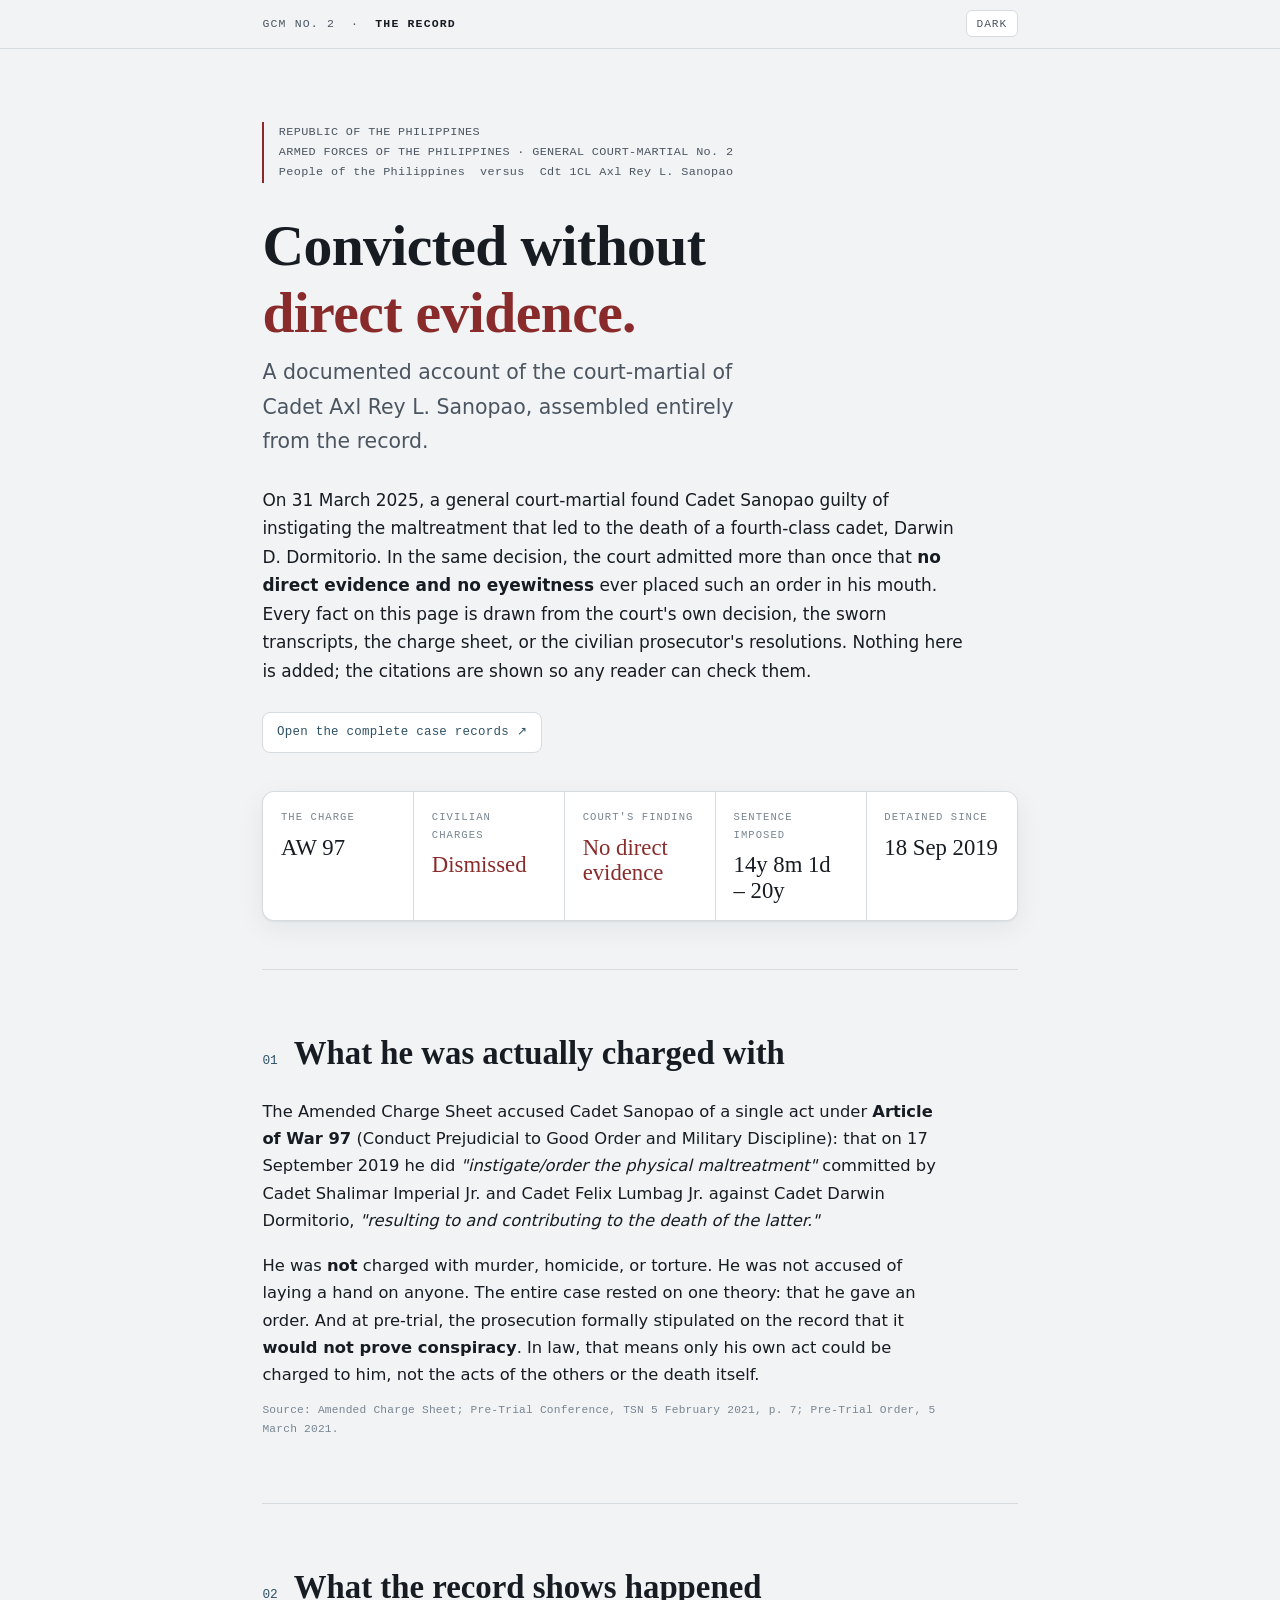
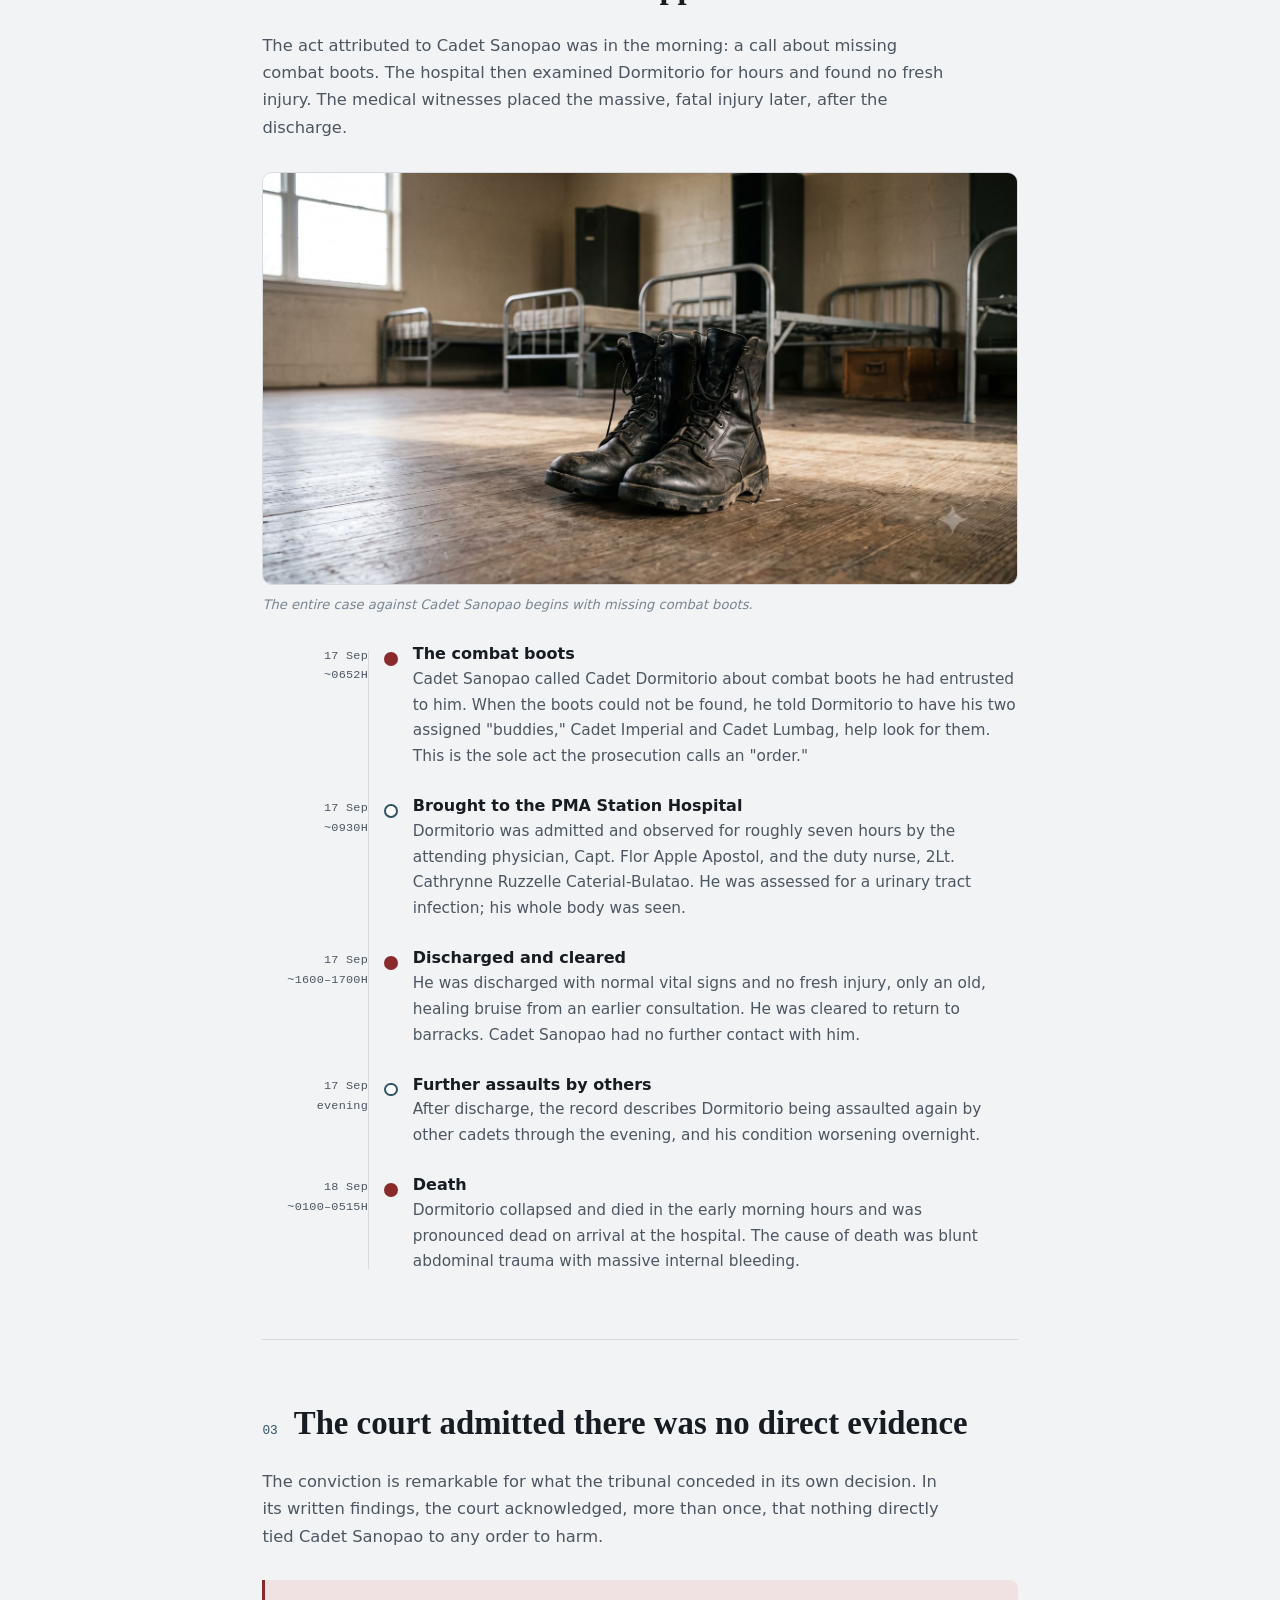
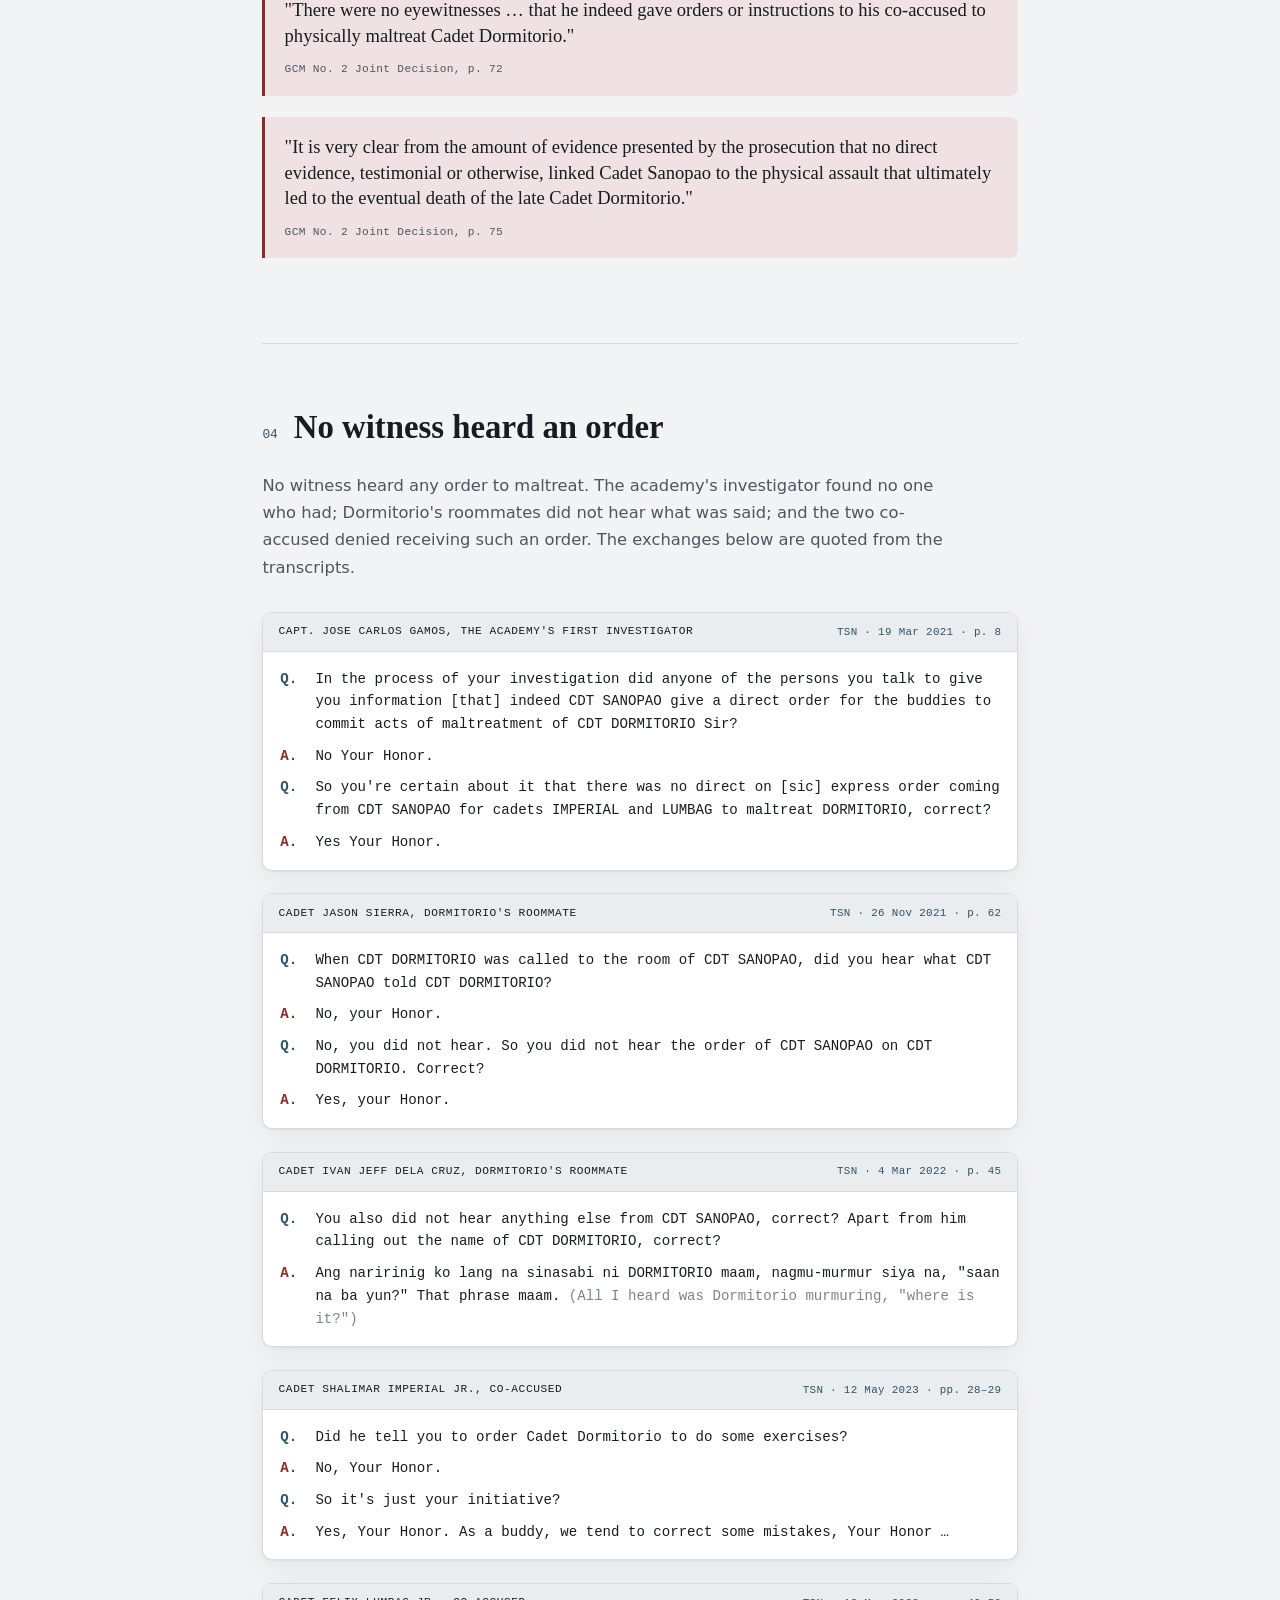
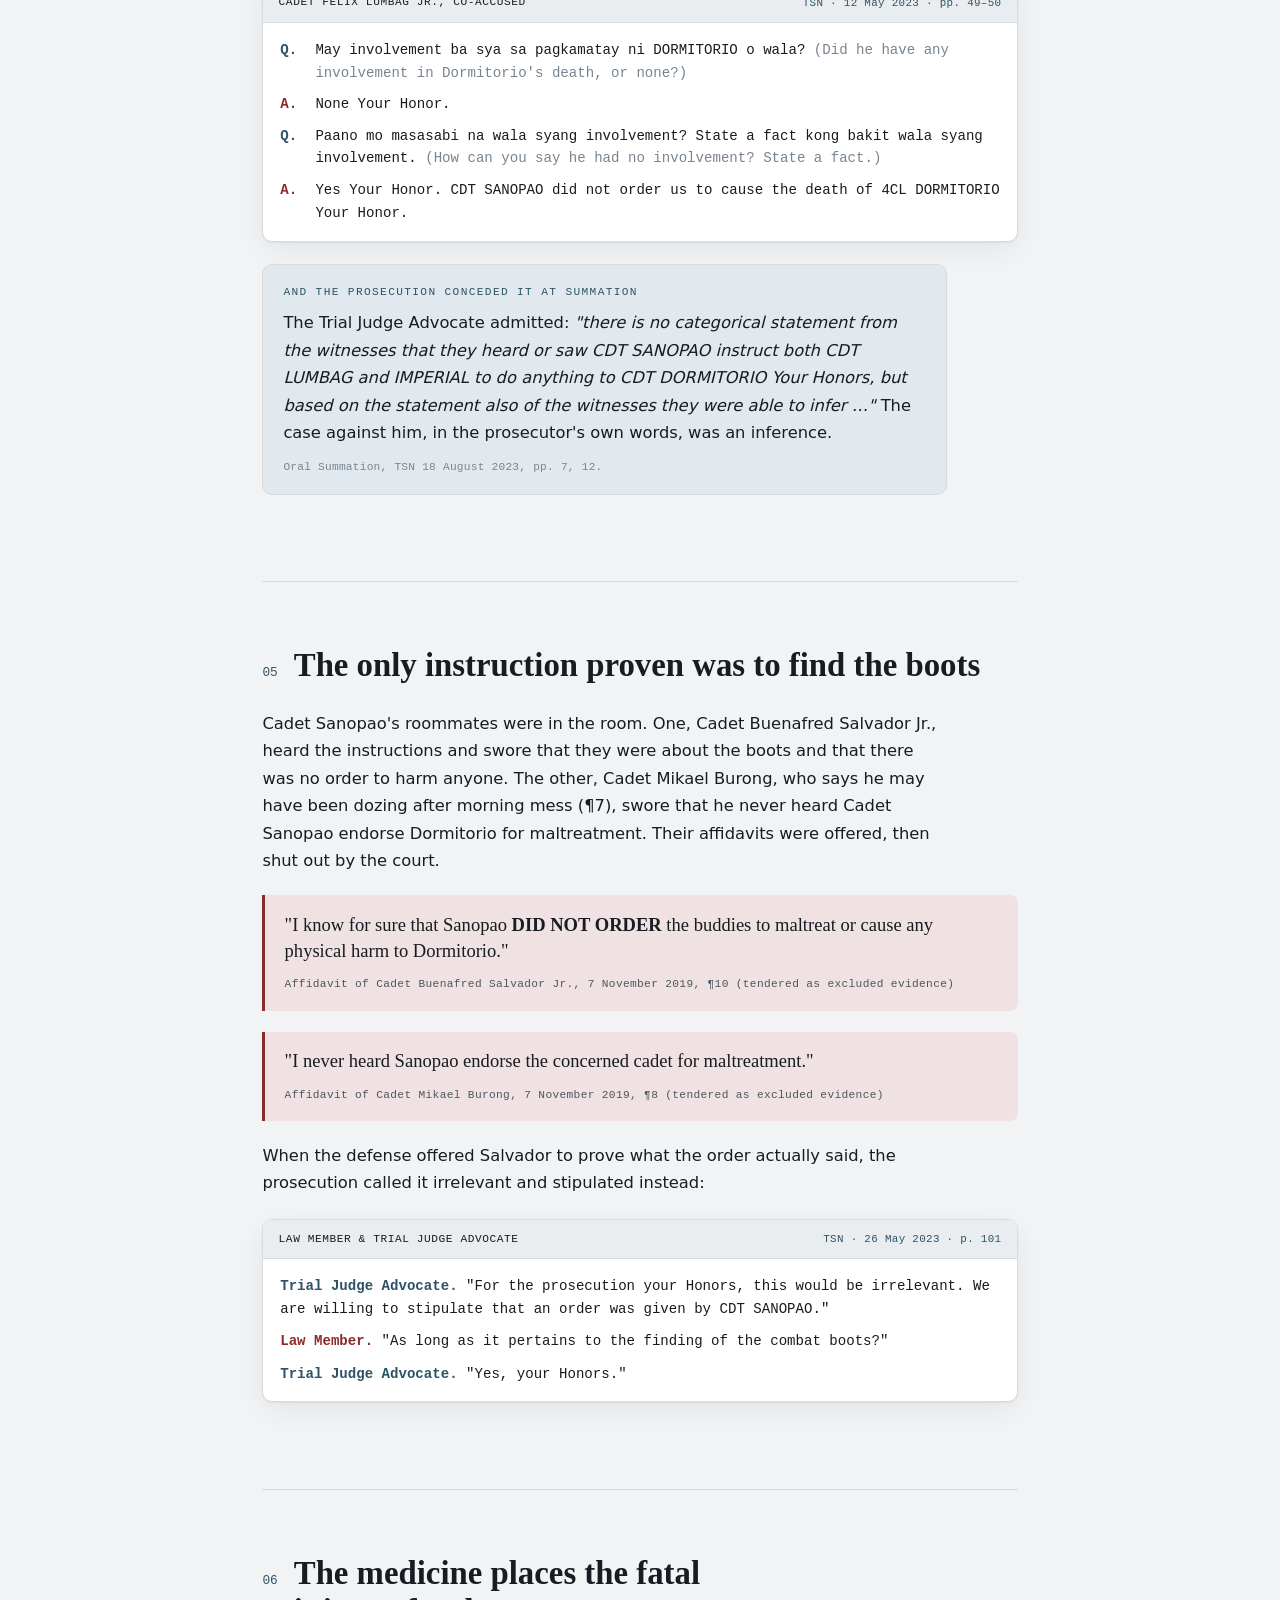
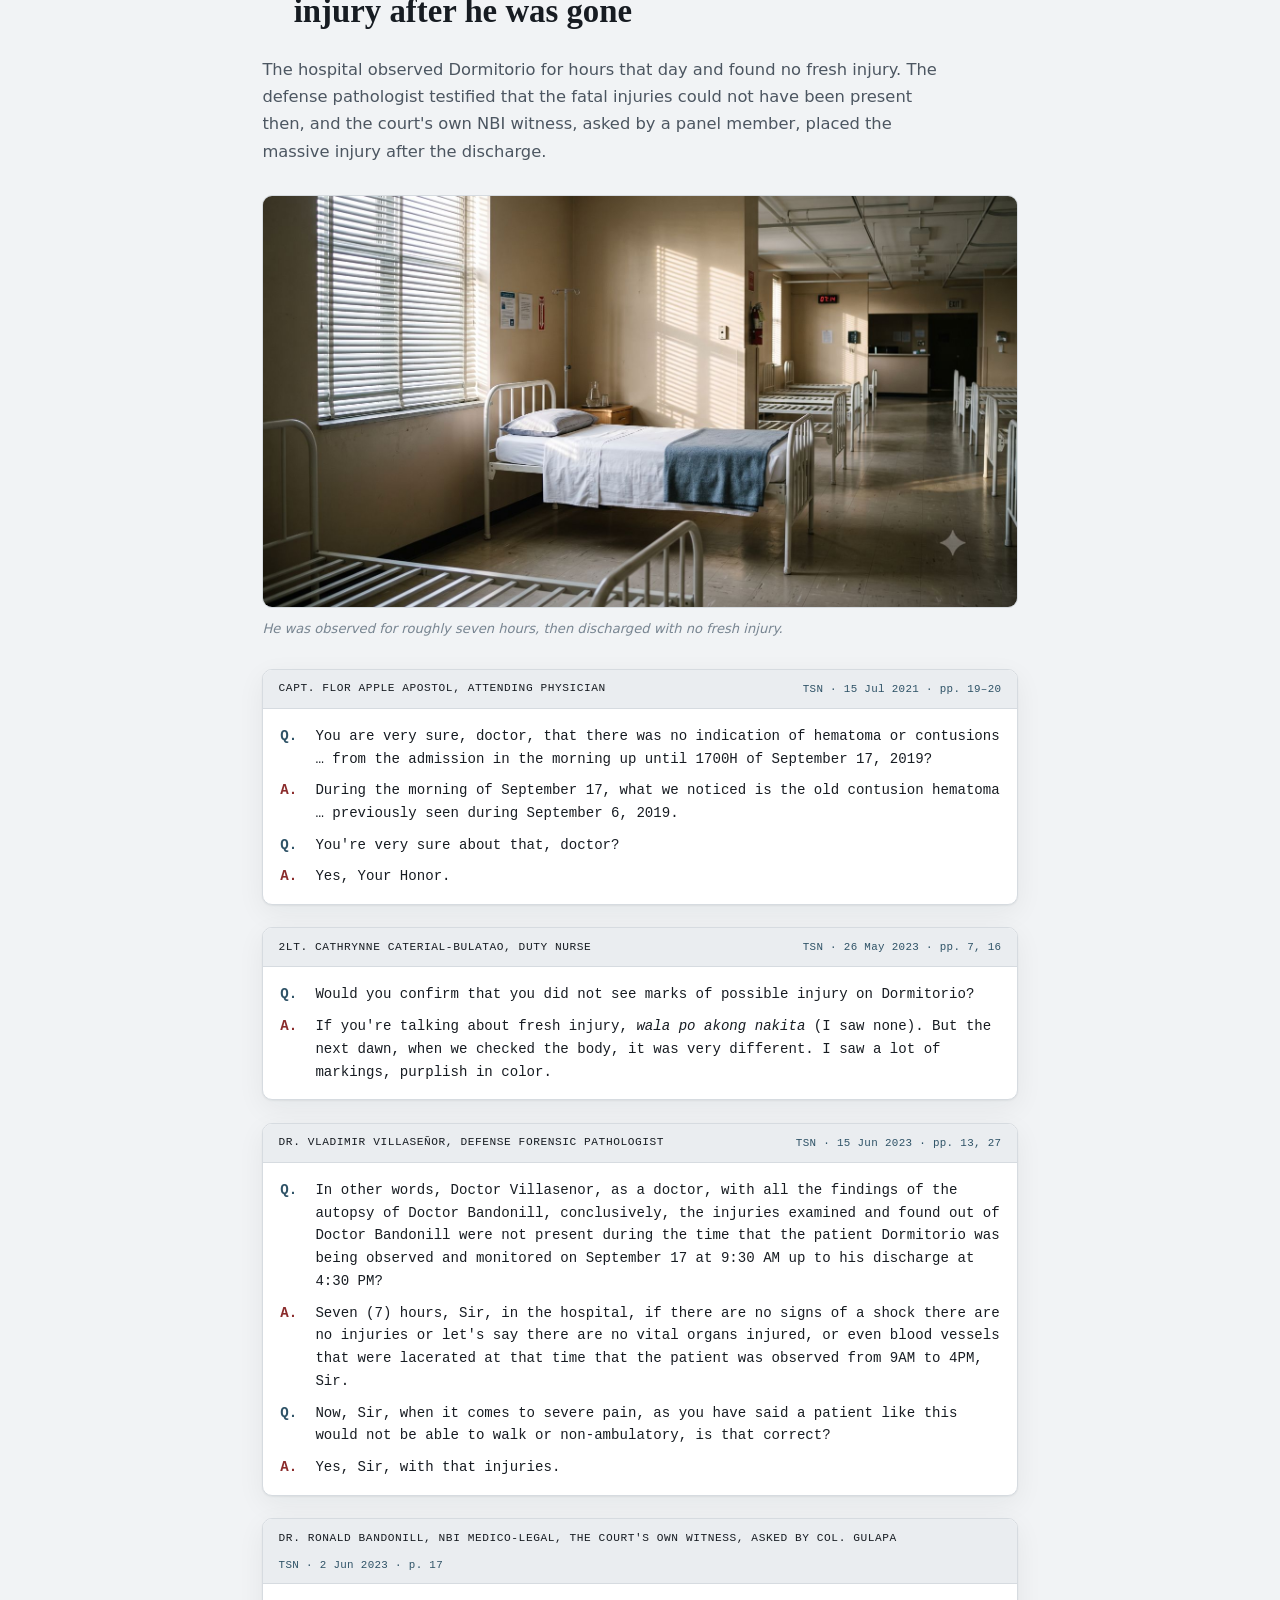
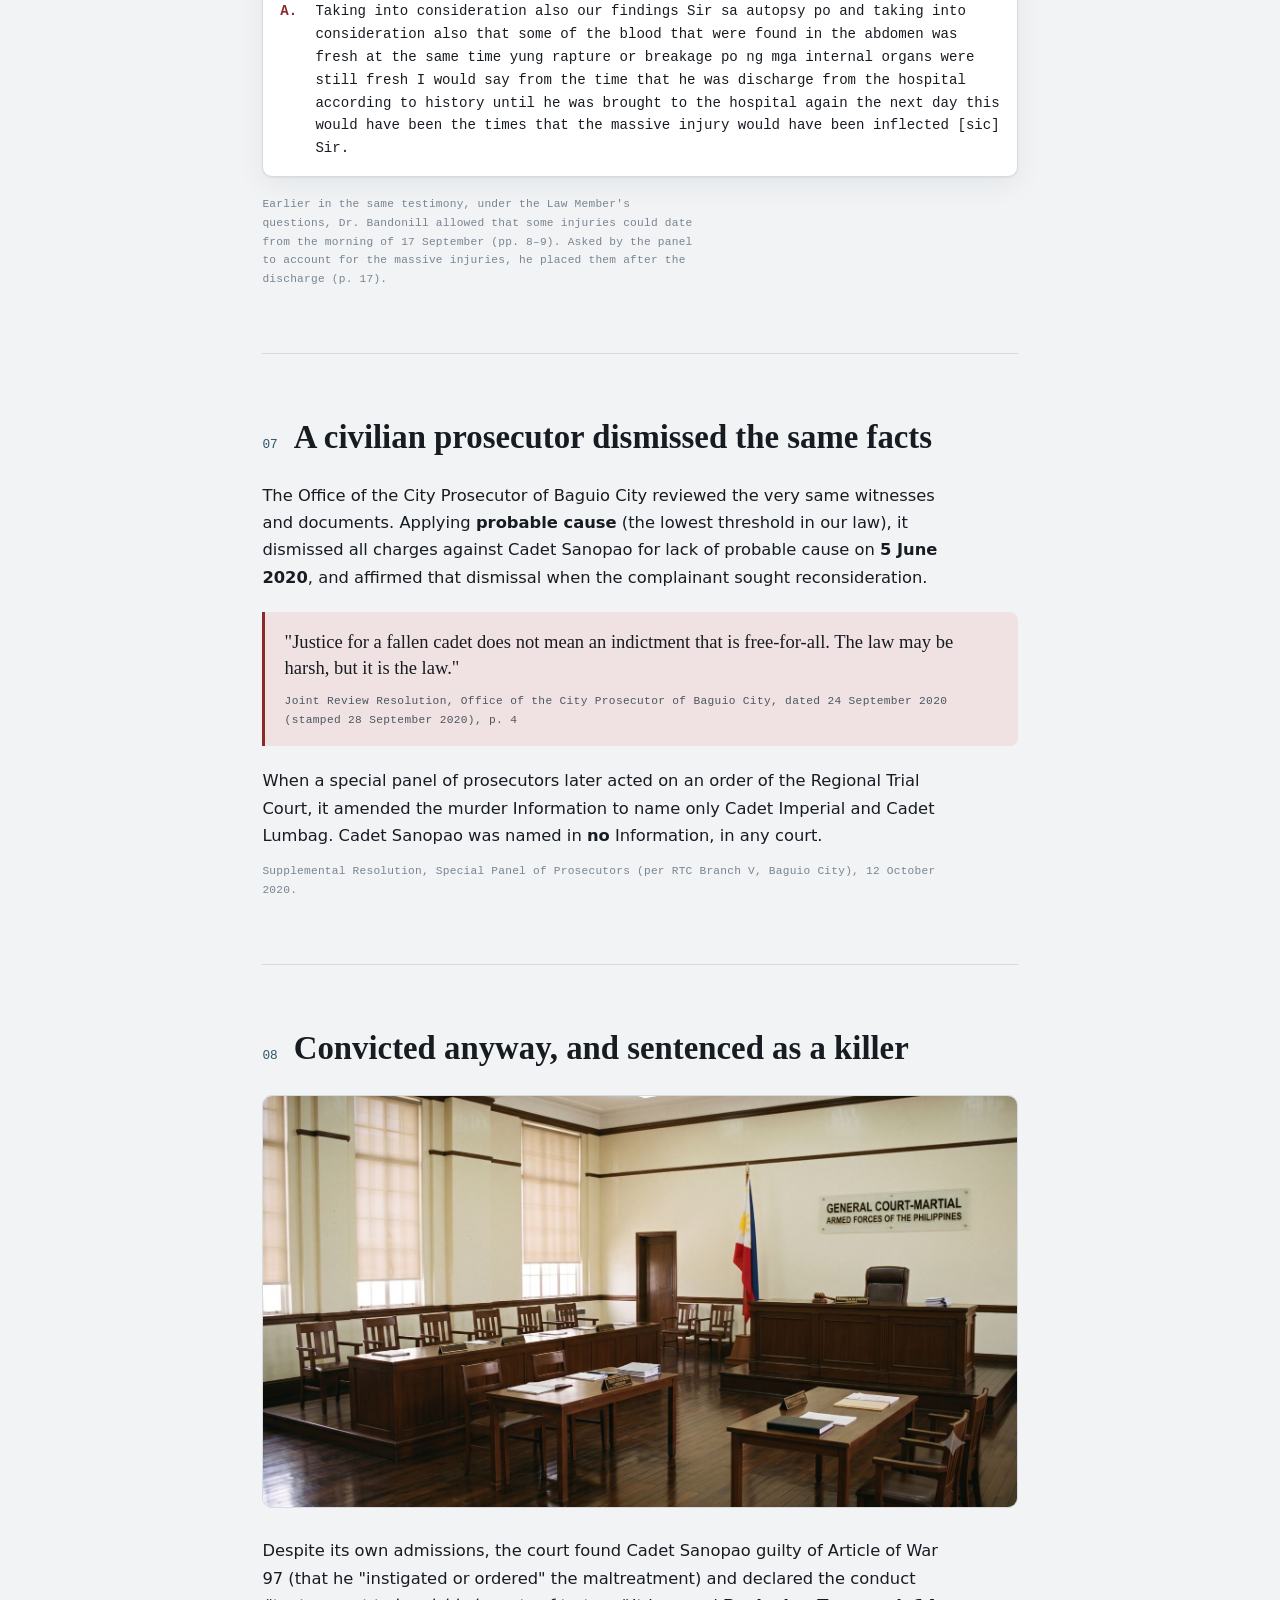
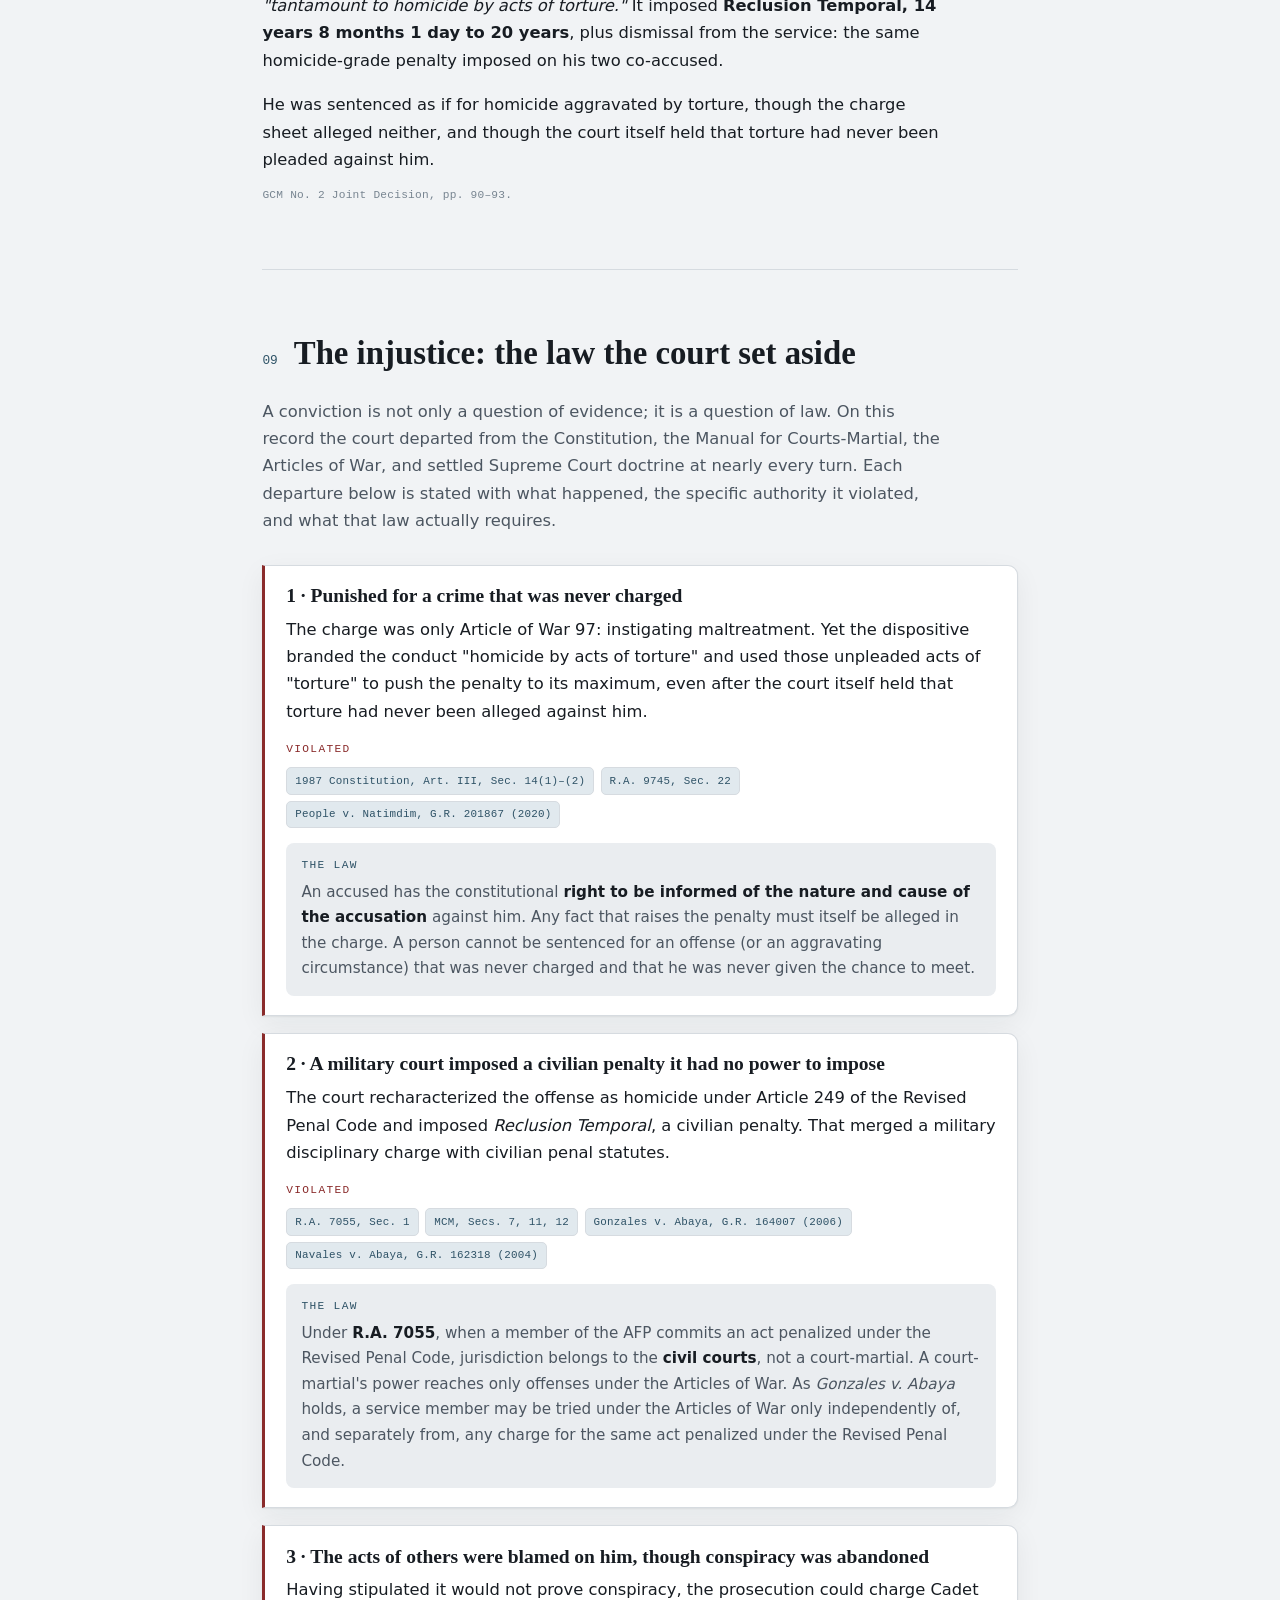
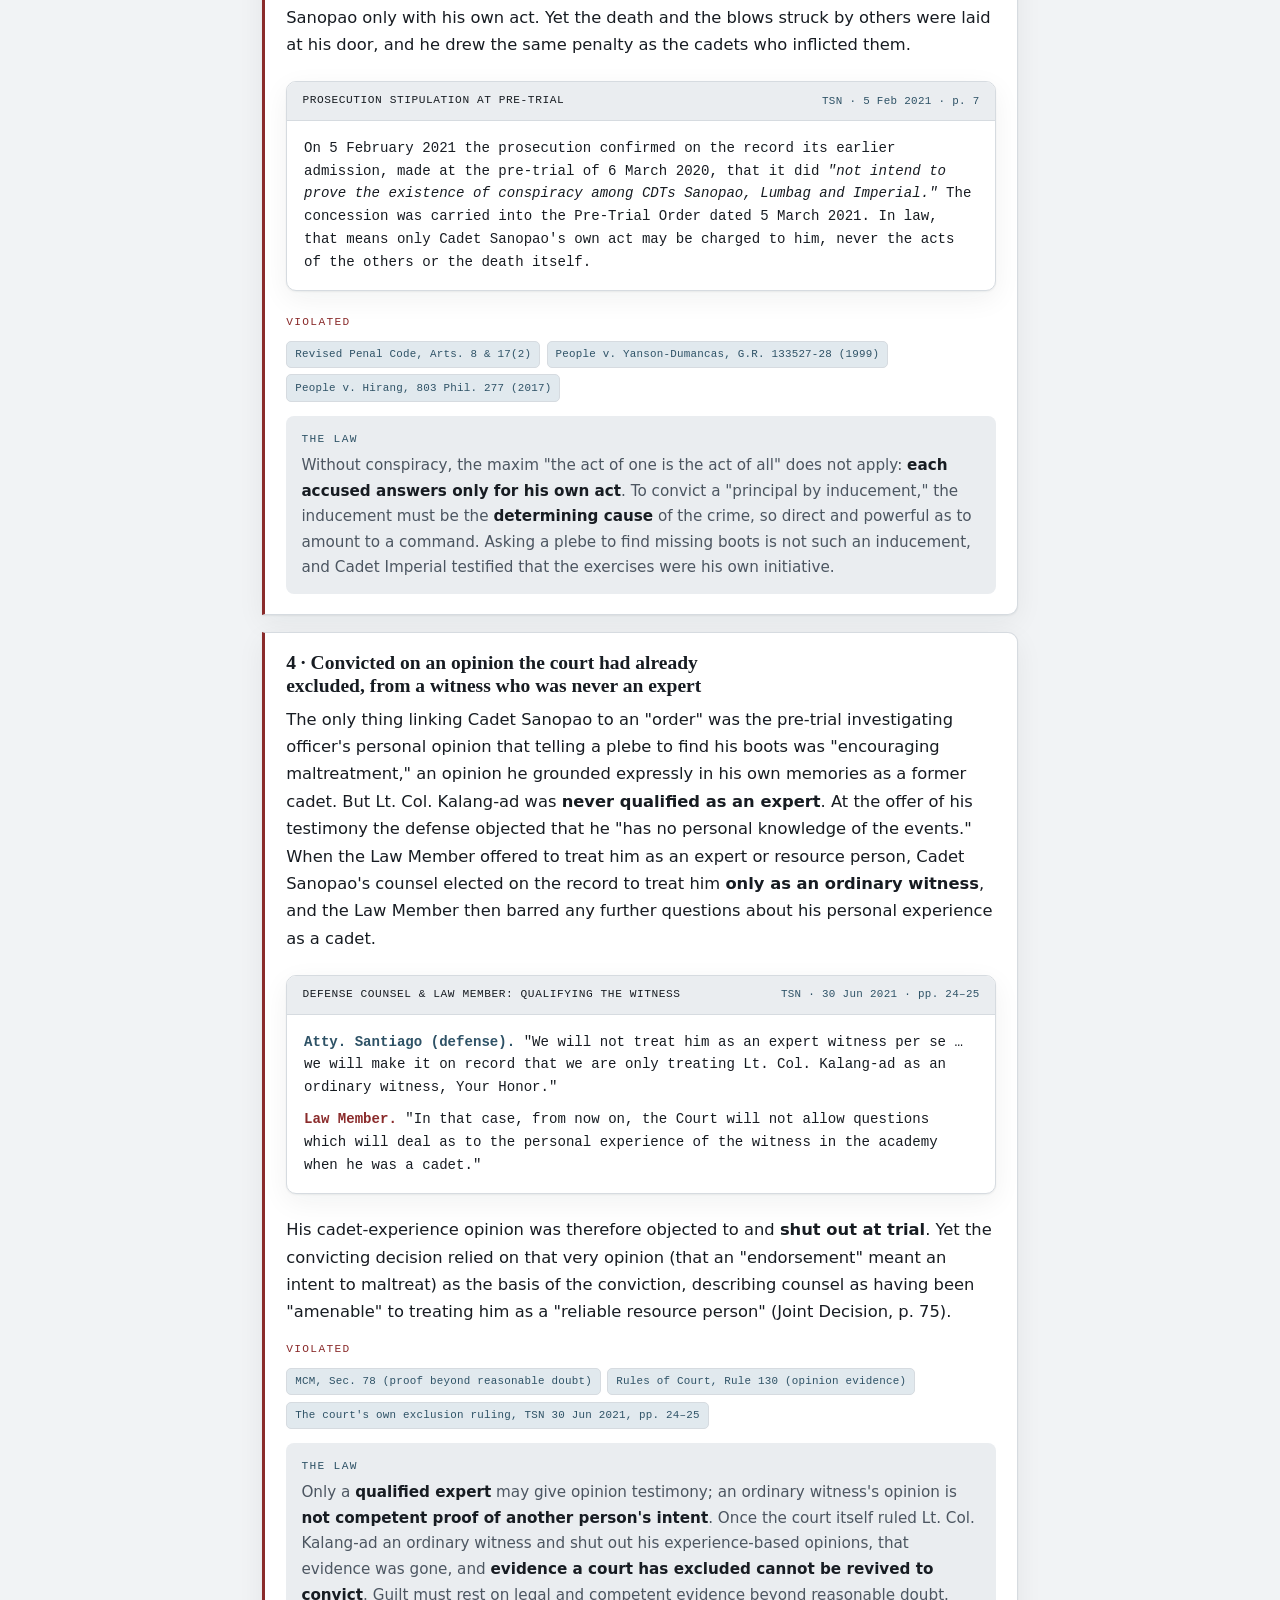
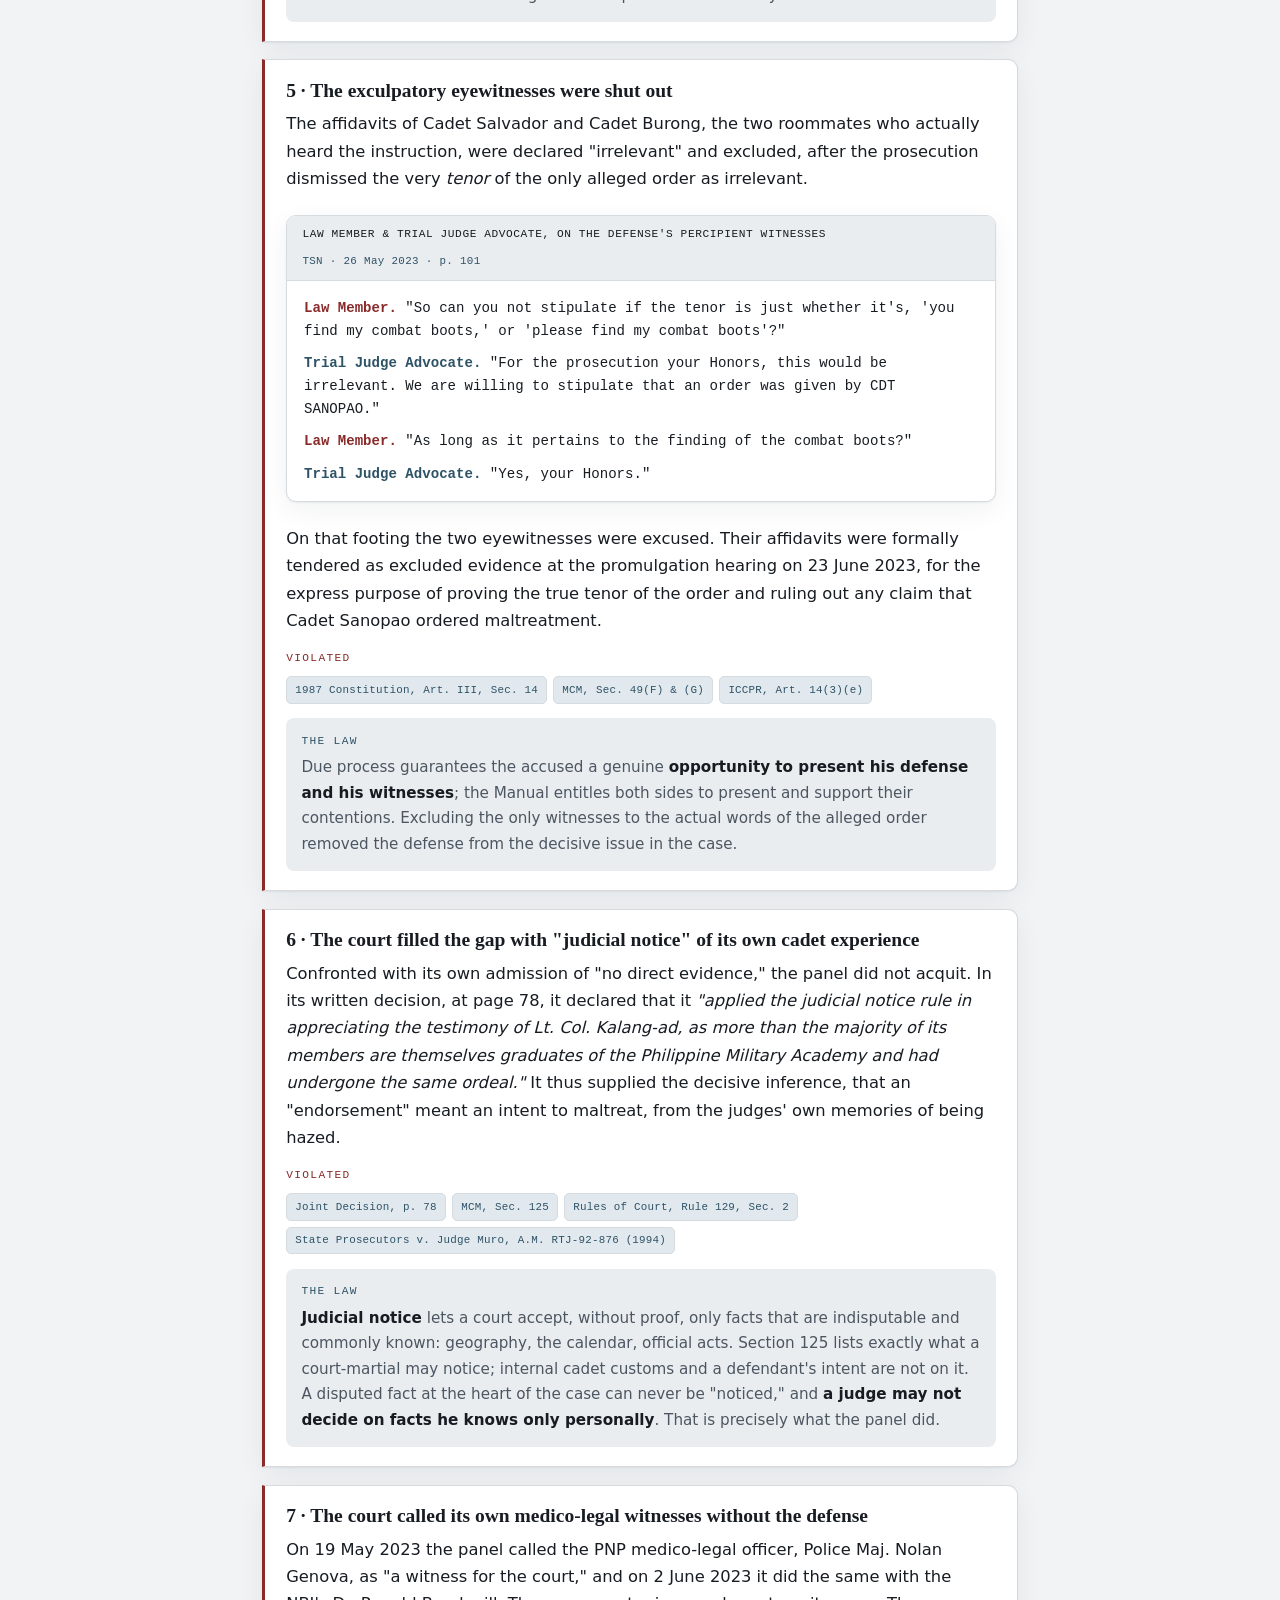
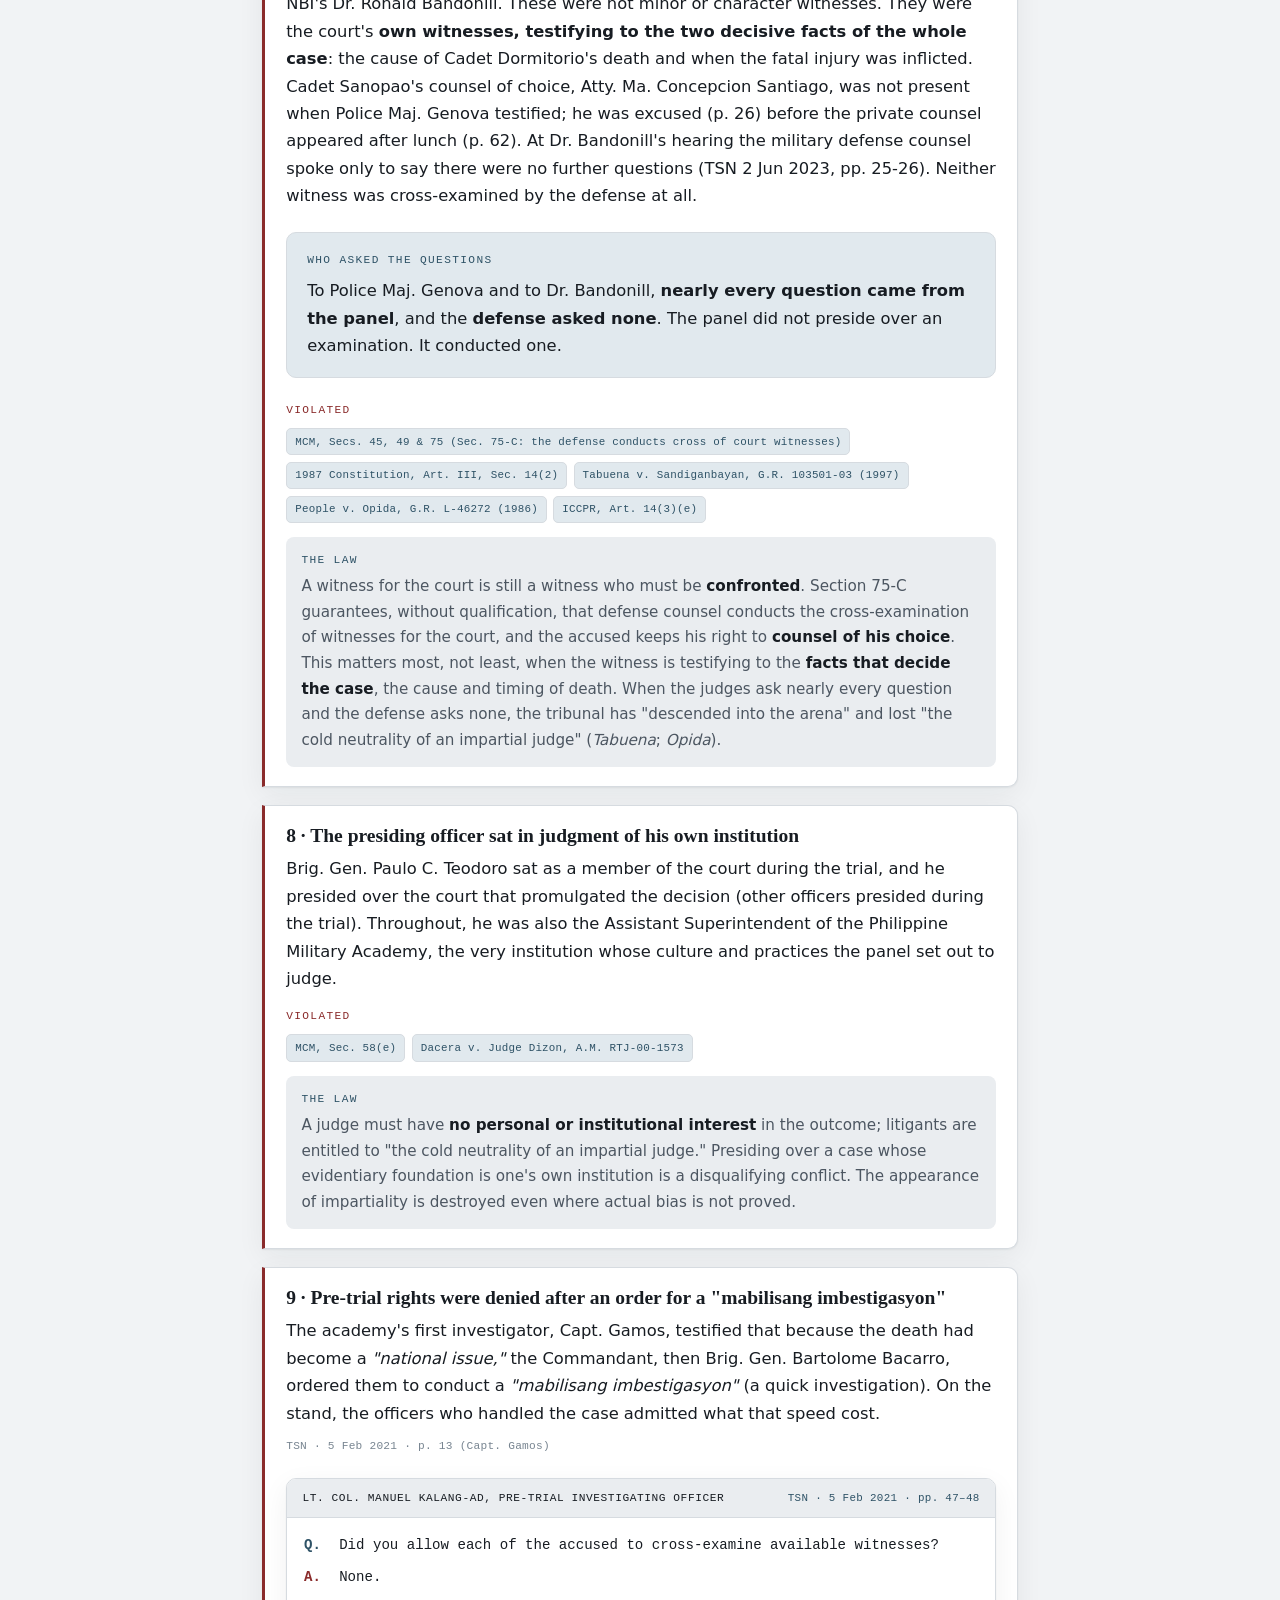
<file: index.html>
<!doctype html>
<html lang="en">
<head>
<meta charset="utf-8">
<meta name="viewport" content="width=device-width, initial-scale=1">
<title>The Record: Case of Cadet Axl Rey L. Sanopao</title>
<style>
  /* ---------- TOKENS (light) ---------- */
  :root{
    --paper:#F1F3F5;
    --surface:#FFFFFF;
    --surface-2:#EAEDF0;
    --ink:#171C22;
    --ink-soft:#4C5661;
    --ink-faint:#788591;
    --rule:#D6DBE0;
    --accent:#8A2B2B;      /* oxblood, critical findings */
    --accent-soft:#F0E2E2;
    --evidence:#2E5266;    /* steel blue for sources and structure */
    --evidence-soft:#E1E9EE;
    --shadow:0 1px 2px rgba(20,28,38,.06),0 8px 28px rgba(20,28,38,.06);

    --font-display:"Iowan Old Style","Palatino Linotype",Palatino,"Book Antiqua",Georgia,serif;
    --font-body:ui-sans-serif,system-ui,-apple-system,"Segoe UI",Roboto,Helvetica,Arial,sans-serif;
    --font-mono:ui-monospace,"SF Mono","Cascadia Code",Menlo,Consolas,"Liberation Mono",monospace;

    --measure:66ch;
    --pad:clamp(1.1rem,4vw,2.4rem);
  }
  @media (prefers-color-scheme:dark){
    :root{
      --paper:#0F1319;--surface:#161C24;--surface-2:#1D2530;--ink:#E7ECF1;--ink-soft:#A6B2BE;
      --ink-faint:#74818E;--rule:#2A333E;--accent:#D07C7C;--accent-soft:#2A1C1C;--evidence:#83AAC2;
      --evidence-soft:#17242C;--shadow:0 1px 2px rgba(0,0,0,.4),0 10px 30px rgba(0,0,0,.35);
    }
  }
  :root[data-theme="light"]{
    --paper:#F1F3F5;--surface:#FFFFFF;--surface-2:#EAEDF0;--ink:#171C22;--ink-soft:#4C5661;
    --ink-faint:#788591;--rule:#D6DBE0;--accent:#8A2B2B;--accent-soft:#F0E2E2;--evidence:#2E5266;
    --evidence-soft:#E1E9EE;--shadow:0 1px 2px rgba(20,28,38,.06),0 8px 28px rgba(20,28,38,.06);
  }
  :root[data-theme="dark"]{
    --paper:#0F1319;--surface:#161C24;--surface-2:#1D2530;--ink:#E7ECF1;--ink-soft:#A6B2BE;
    --ink-faint:#74818E;--rule:#2A333E;--accent:#D07C7C;--accent-soft:#2A1C1C;--evidence:#83AAC2;
    --evidence-soft:#17242C;--shadow:0 1px 2px rgba(0,0,0,.4),0 10px 30px rgba(0,0,0,.35);
  }

  *{box-sizing:border-box}
  html{-webkit-text-size-adjust:100%}
  body{
    margin:0;background:var(--paper);color:var(--ink);
    font-family:var(--font-body);font-size:1.02rem;line-height:1.68;
    -webkit-font-smoothing:antialiased;text-rendering:optimizeLegibility;
  }
  .wrap{max-width:52rem;margin-inline:auto;padding-inline:var(--pad)}
  .measure{max-width:var(--measure)}

  a{color:var(--evidence);text-underline-offset:2px}
  a:focus-visible,button:focus-visible{outline:2px solid var(--evidence);outline-offset:3px;border-radius:3px}

  h1,h2,h3{font-family:var(--font-display);font-weight:600;line-height:1.16;text-wrap:balance;margin:0}
  p{margin:0 0 1.05em}
  p:last-child{margin-bottom:0}

  .eyebrow{font-family:var(--font-mono);font-size:.72rem;letter-spacing:.14em;text-transform:uppercase;color:var(--evidence);margin:0 0 1rem}
  .label{font-family:var(--font-mono);font-size:.7rem;letter-spacing:.12em;text-transform:uppercase;color:var(--ink-faint)}

  /* ---------- top bar ---------- */
  .topbar{position:sticky;top:0;z-index:20;background:color-mix(in srgb,var(--paper) 88%,transparent);backdrop-filter:saturate(1.4) blur(8px);border-bottom:1px solid var(--rule)}
  .topbar .row{display:flex;align-items:center;justify-content:space-between;gap:1rem;padding-block:.65rem}
  .mark{font-family:var(--font-mono);font-size:.72rem;letter-spacing:.1em;color:var(--ink-soft);text-transform:uppercase}
  .mark b{color:var(--ink)}
  .toggle{display:inline-flex;align-items:center;gap:.4rem;cursor:pointer;font-family:var(--font-mono);font-size:.7rem;letter-spacing:.08em;text-transform:uppercase;color:var(--ink-soft);background:var(--surface);border:1px solid var(--rule);padding:.4rem .6rem;border-radius:6px}
  .toggle:hover{color:var(--ink);border-color:var(--evidence)}

  /* ---------- masthead ---------- */
  .masthead{padding-block:clamp(2.6rem,7vw,4.6rem) clamp(1.8rem,5vw,3rem)}
  .caption-strip{font-family:var(--font-mono);font-size:.74rem;line-height:1.7;letter-spacing:.03em;color:var(--ink-soft);border-left:2px solid var(--accent);padding-left:.9rem;margin-bottom:1.9rem}
  .masthead h1{font-size:clamp(2.15rem,6.4vw,3.6rem);letter-spacing:-.01em;margin-bottom:.55rem}
  .masthead h1 .q{color:var(--accent)}
  .lede{font-size:clamp(1.08rem,2.4vw,1.28rem);color:var(--ink-soft);max-width:40ch}
  .thesis{margin-top:1.7rem;font-size:1.06rem}

  /* ---------- key facts ---------- */
  .facts{display:grid;grid-template-columns:repeat(auto-fit,minmax(9.2rem,1fr));gap:1px;background:var(--rule);border:1px solid var(--rule);border-radius:12px;overflow:hidden;margin-top:2.4rem;box-shadow:var(--shadow)}
  .fact{background:var(--surface);padding:1.05rem 1.1rem}
  .fact .k{font-family:var(--font-mono);font-size:.66rem;letter-spacing:.1em;text-transform:uppercase;color:var(--ink-faint);margin-bottom:.5rem}
  .fact .v{font-family:var(--font-display);font-size:1.42rem;line-height:1.12;font-variant-numeric:tabular-nums}
  .fact.crit .v{color:var(--accent)}

  /* ---------- sections ---------- */
  section{padding-block:clamp(2.4rem,6vw,4rem);border-top:1px solid var(--rule)}
  .sec-head{display:flex;gap:1rem;align-items:baseline;margin-bottom:1.6rem}
  .sec-no{font-family:var(--font-mono);font-size:.8rem;color:var(--evidence);flex:none;padding-top:.35rem}
  .sec-head h2{font-size:clamp(1.5rem,3.6vw,2.05rem)}
  .sec-intro{color:var(--ink-soft);margin-bottom:1.9rem}

  /* ---------- timeline ---------- */
  .tl{list-style:none;margin:0;padding:0;position:relative}
  .tl::before{content:"";position:absolute;left:6.6rem;top:.4rem;bottom:.4rem;width:1px;background:var(--rule)}
  .tl li{position:relative;display:grid;grid-template-columns:6.6rem 1fr;gap:1.4rem;padding-bottom:1.7rem}
  .tl li:last-child{padding-bottom:0}
  .tl time{font-family:var(--font-mono);font-size:.74rem;color:var(--ink-soft);text-align:right;padding-top:.1rem;letter-spacing:.02em}
  .tl .node{position:relative;padding-left:1.4rem}
  .tl .node::before{content:"";position:absolute;left:-.42rem;top:.44rem;width:.62rem;height:.62rem;border-radius:50%;background:var(--surface);border:2px solid var(--evidence)}
  .tl li.key .node::before{background:var(--accent);border-color:var(--accent)}
  .tl h3{font-family:var(--font-body);font-weight:650;font-size:1rem;margin-bottom:.2rem}
  .tl p{font-size:.96rem;color:var(--ink-soft);margin:0}

  /* ---------- transcript / evidence block ---------- */
  .exhibit{background:var(--surface);border:1px solid var(--rule);border-radius:10px;overflow:hidden;margin:1.4rem 0;box-shadow:var(--shadow)}
  .exhibit .ex-head{display:flex;flex-wrap:wrap;gap:.5rem 1rem;justify-content:space-between;align-items:center;background:var(--surface-2);border-bottom:1px solid var(--rule);padding:.6rem .95rem}
  .ex-who{font-family:var(--font-mono);font-size:.7rem;letter-spacing:.05em;text-transform:uppercase;color:var(--ink)}
  .ex-tag{font-family:var(--font-mono);font-size:.68rem;letter-spacing:.03em;color:var(--evidence)}
  .ex-body{padding:1rem 1.05rem;font-family:var(--font-mono);font-size:.88rem;line-height:1.62}
  .qa{display:grid;grid-template-columns:1.6rem 1fr;gap:.2rem .6rem;margin:0}
  .qa+.qa{margin-top:.55rem}
  .qa .sp{color:var(--evidence);font-weight:700}
  .qa.ans .sp{color:var(--accent)}
  .qa .tx{margin:0}

  /* pull finding (the court's own words) */
  .finding{border-left:3px solid var(--accent);background:var(--accent-soft);padding:1.05rem 1.2rem;border-radius:0 8px 8px 0;margin:1.3rem 0}
  .finding blockquote{margin:0;font-family:var(--font-display);font-size:1.16rem;line-height:1.4}
  .finding .src{display:block;margin-top:.7rem;font-family:var(--font-mono);font-size:.7rem;letter-spacing:.03em;color:var(--ink-soft)}

  .src-line{font-family:var(--font-mono);font-size:.7rem;letter-spacing:.02em;color:var(--ink-faint);margin-top:-.4em}

  /* named-speaker dialogue inside an exhibit */
  .ex-body .dline{margin:0 0 .6rem}
  .ex-body .dline:last-child{margin:0}
  .who{font-weight:700}
  .who.ev{color:var(--evidence)}
  .who.ax{color:var(--accent)}

  /* clickable source citations -> records archive */
  .srclink{cursor:pointer}
  .srclink:hover,.srclink:focus-visible{text-decoration:underline;color:var(--evidence)}
  .archive-link{margin-top:1.7rem}
  .archive-link a{font-family:var(--font-mono);font-size:.78rem;letter-spacing:.02em;color:var(--evidence);text-decoration:none;border:1px solid var(--rule);background:var(--surface);padding:.55rem .85rem;border-radius:8px;display:inline-block}
  .archive-link a:hover{border-color:var(--evidence)}
  footer .prov a{color:var(--evidence)}

  .callout{background:var(--evidence-soft);border:1px solid var(--rule);border-radius:10px;padding:1.1rem 1.25rem;margin:1.4rem 0}
  .callout .label{margin-bottom:.5rem;color:var(--evidence)}

  /* ---------- violation cards ---------- */
  .viol-list{display:flex;flex-direction:column;gap:1.1rem}
  .viol{background:var(--surface);border:1px solid var(--rule);border-left:3px solid var(--accent);border-radius:0 10px 10px 0;padding:1.2rem 1.3rem;box-shadow:var(--shadow)}
  .viol h3{font-family:var(--font-display);font-size:1.22rem;margin-bottom:.5rem}
  .viol-what{margin-bottom:.9rem}
  .viol-cite{display:flex;flex-wrap:wrap;gap:.4rem;align-items:center;margin-bottom:.9rem}
  .viol-cite .label{width:100%;margin-bottom:.15rem;color:var(--accent)}
  .tag{font-family:var(--font-mono);font-size:.68rem;letter-spacing:.02em;color:var(--evidence);background:var(--evidence-soft);border:1px solid var(--rule);padding:.22rem .5rem;border-radius:5px}
  .viol-law{background:var(--surface-2);border-radius:8px;padding:.85rem .95rem;margin:0;font-size:.95rem;color:var(--ink-soft)}
  .viol-law .label{display:block;margin-bottom:.3rem;color:var(--evidence)}
  .viol-law strong{color:var(--ink)}

  /* ---------- figures / image slots ---------- */
  figure.shot{margin:1.8rem 0}
  figure.shot img{width:100%;height:auto;display:block;border-radius:10px;border:1px solid var(--rule)}
  .shot-ph{border:1px dashed var(--rule);border-radius:10px;background:var(--surface-2);aspect-ratio:16/9;display:flex;flex-direction:column;align-items:center;justify-content:center;text-align:center;gap:.5rem;padding:1.2rem;color:var(--ink-faint)}
  .shot-ph[hidden]{display:none}
  .shot-ph .shot-tag{font-family:var(--font-mono);font-size:.72rem;letter-spacing:.06em;color:var(--evidence)}
  .shot-ph p{margin:0;max-width:34ch;font-size:.92rem}
  figure.shot figcaption{font-size:.82rem;color:var(--ink-faint);margin-top:.6rem;font-style:italic}

  /* ---------- footer ---------- */
  footer{border-top:1px solid var(--rule);padding-block:2.6rem 3.4rem;color:var(--ink-soft)}
  footer h2{font-size:1.15rem;margin-bottom:.8rem}
  .prov{font-size:.9rem;max-width:60ch}
  .prov code{font-family:var(--font-mono);font-size:.85em;background:var(--surface-2);padding:.05em .35em;border-radius:4px}
  .stamp{margin-top:1.6rem;font-family:var(--font-mono);font-size:.68rem;letter-spacing:.05em;text-transform:uppercase;color:var(--ink-faint)}

  .reveal{opacity:0;transform:translateY(10px);transition:opacity .6s ease,transform .6s ease}
  .reveal.in{opacity:1;transform:none}
  @media (prefers-reduced-motion:reduce){.reveal{opacity:1;transform:none;transition:none}*{scroll-behavior:auto}}

  @media (max-width:560px){
    .tl::before{left:5.2rem}
    .tl li{grid-template-columns:5.2rem 1fr;gap:1rem}
    .sec-head{gap:.7rem}
  }
</style>
</head>
<body>

<div class="topbar">
  <div class="wrap row">
    <span class="mark">GCM No. 2 &nbsp;·&nbsp; <b>The Record</b></span>
    <button class="toggle" id="themeBtn" type="button" aria-label="Switch light or dark theme"><span id="themeLabel">Dark</span></button>
  </div>
</div>

<header class="masthead wrap">
  <p class="caption-strip">
    REPUBLIC OF THE PHILIPPINES<br>
    ARMED FORCES OF THE PHILIPPINES · GENERAL COURT-MARTIAL No. 2<br>
    People of the Philippines &nbsp;versus&nbsp; Cdt 1CL Axl Rey L. Sanopao
  </p>
  <h1>Convicted without <span class="q">direct evidence.</span></h1>
  <p class="lede">A documented account of the court-martial of Cadet Axl Rey L. Sanopao, assembled entirely from the record.</p>
  <p class="thesis measure">On 31 March 2025, a general court-martial found Cadet Sanopao guilty of instigating the maltreatment that led to the death of a fourth-class cadet, Darwin D. Dormitorio. In the same decision, the court admitted more than once that <strong>no direct evidence and no eyewitness</strong> ever placed such an order in his mouth. Every fact on this page is drawn from the court's own decision, the sworn transcripts, the charge sheet, or the civilian prosecutor's resolutions. Nothing here is added; the citations are shown so any reader can check them.</p>

  <p class="archive-link"><a href="https://drive.google.com/drive/folders/1R9CuoGEpRNkxWwNfFk2G1XBFtbAvMJvR?usp=sharing" target="_blank" rel="noopener">Open the complete case records &nearr;</a></p>

  <div class="facts">
    <div class="fact"><div class="k">The charge</div><div class="v">AW 97</div></div>
    <div class="fact crit"><div class="k">Civilian charges</div><div class="v">Dismissed</div></div>
    <div class="fact crit"><div class="k">Court's finding</div><div class="v">No direct<br>evidence</div></div>
    <div class="fact"><div class="k">Sentence imposed</div><div class="v">14y 8m 1d<br>– 20y</div></div>
    <div class="fact"><div class="k">Detained since</div><div class="v">18 Sep 2019</div></div>
  </div>
</header>

<main class="wrap">

  <!-- 1. THE CHARGE -->
  <section>
    <div class="sec-head"><span class="sec-no">01</span><h2>What he was actually charged with</h2></div>
    <div class="measure">
      <p>The Amended Charge Sheet accused Cadet Sanopao of a single act under <strong>Article of War 97</strong> (Conduct Prejudicial to Good Order and Military Discipline): that on 17 September 2019 he did <em>"instigate/order the physical maltreatment"</em> committed by Cadet Shalimar Imperial Jr. and Cadet Felix Lumbag Jr. against Cadet Darwin Dormitorio, <em>"resulting to and contributing to the death of the latter."</em></p>
      <p>He was <strong>not</strong> charged with murder, homicide, or torture. He was not accused of laying a hand on anyone. The entire case rested on one theory: that he gave an order. And at pre-trial, the prosecution formally stipulated on the record that it <strong>would not prove conspiracy</strong>. In law, that means only his own act could be charged to him, not the acts of the others or the death itself.</p>
      <p class="src-line">Source: Amended Charge Sheet; Pre-Trial Conference, TSN 5 February 2021, p. 7; Pre-Trial Order, 5 March 2021.</p>
    </div>
  </section>

  <!-- 2. TIMELINE -->
  <section>
    <div class="sec-head"><span class="sec-no">02</span><h2>What the record shows happened</h2></div>
    <p class="sec-intro measure">The act attributed to Cadet Sanopao was in the morning: a call about missing combat boots. The hospital then examined Dormitorio for hours and found no fresh injury. The medical witnesses placed the massive, fatal injury later, after the discharge.</p>

    <figure class="shot">
      <img src="images/03-boots.jpg" alt="A pair of combat boots on an empty barracks floor" onerror="this.style.display='none';this.nextElementSibling.hidden=false;">
      <div class="shot-ph" hidden><span class="shot-tag">image · 03-boots.jpg</span><p>A single worn pair of combat boots on the floor of an empty barracks, morning light</p></div>
      <figcaption>The entire case against Cadet Sanopao begins with missing combat boots.</figcaption>
    </figure>

    <ul class="tl">
      <li class="key"><time>17 Sep<br>~0652H</time><div class="node"><h3>The combat boots</h3><p>Cadet Sanopao called Cadet Dormitorio about combat boots he had entrusted to him. When the boots could not be found, he told Dormitorio to have his two assigned "buddies," Cadet Imperial and Cadet Lumbag, help look for them. This is the sole act the prosecution calls an "order."</p></div></li>
      <li><time>17 Sep<br>~0930H</time><div class="node"><h3>Brought to the PMA Station Hospital</h3><p>Dormitorio was admitted and observed for roughly seven hours by the attending physician, Capt. Flor Apple Apostol, and the duty nurse, 2Lt. Cathrynne Ruzzelle Caterial-Bulatao. He was assessed for a urinary tract infection; his whole body was seen.</p></div></li>
      <li class="key"><time>17 Sep<br>~1600–1700H</time><div class="node"><h3>Discharged and cleared</h3><p>He was discharged with normal vital signs and no fresh injury, only an old, healing bruise from an earlier consultation. He was cleared to return to barracks. Cadet Sanopao had no further contact with him.</p></div></li>
      <li><time>17 Sep<br>evening</time><div class="node"><h3>Further assaults by others</h3><p>After discharge, the record describes Dormitorio being assaulted again by other cadets through the evening, and his condition worsening overnight.</p></div></li>
      <li class="key"><time>18 Sep<br>~0100–0515H</time><div class="node"><h3>Death</h3><p>Dormitorio collapsed and died in the early morning hours and was pronounced dead on arrival at the hospital. The cause of death was blunt abdominal trauma with massive internal bleeding.</p></div></li>
    </ul>
  </section>

  <!-- 3. NO DIRECT EVIDENCE -->
  <section>
    <div class="sec-head"><span class="sec-no">03</span><h2>The court admitted there was no direct evidence</h2></div>
    <p class="sec-intro measure">The conviction is remarkable for what the tribunal conceded in its own decision. In its written findings, the court acknowledged, more than once, that nothing directly tied Cadet Sanopao to any order to harm.</p>
    <div class="finding"><blockquote>"There were no eyewitnesses … that he indeed gave orders or instructions to his co-accused to physically maltreat Cadet Dormitorio."</blockquote><span class="src">GCM No. 2 Joint Decision, p. 72</span></div>
    <div class="finding"><blockquote>"It is very clear from the amount of evidence presented by the prosecution that no direct evidence, testimonial or otherwise, linked Cadet Sanopao to the physical assault that ultimately led to the eventual death of the late Cadet Dormitorio."</blockquote><span class="src">GCM No. 2 Joint Decision, p. 75</span></div>
  </section>

  <!-- 4. NO WITNESS HEARD AN ORDER -->
  <section>
    <div class="sec-head"><span class="sec-no">04</span><h2>No witness heard an order</h2></div>
    <p class="sec-intro measure">No witness heard any order to maltreat. The academy's investigator found no one who had; Dormitorio's roommates did not hear what was said; and the two co-accused denied receiving such an order. The exchanges below are quoted from the transcripts.</p>

    <div class="exhibit">
      <div class="ex-head"><span class="ex-who">Capt. Jose Carlos Gamos, the academy's first investigator</span><span class="ex-tag">TSN · 19 Mar 2021 · p. 8</span></div>
      <div class="ex-body">
        <div class="qa"><span class="sp">Q.</span><p class="tx">In the process of your investigation did anyone of the persons you talk to give you information [that] indeed CDT SANOPAO give a direct order for the buddies to commit acts of maltreatment of CDT DORMITORIO Sir?</p></div>
        <div class="qa ans"><span class="sp">A.</span><p class="tx">No Your Honor.</p></div>
        <div class="qa"><span class="sp">Q.</span><p class="tx">So you're certain about it that there was no direct on [sic] express order coming from CDT SANOPAO for cadets IMPERIAL and LUMBAG to maltreat DORMITORIO, correct?</p></div>
        <div class="qa ans"><span class="sp">A.</span><p class="tx">Yes Your Honor.</p></div>
      </div>
    </div>

    <div class="exhibit">
      <div class="ex-head"><span class="ex-who">Cadet Jason Sierra, Dormitorio's roommate</span><span class="ex-tag">TSN · 26 Nov 2021 · p. 62</span></div>
      <div class="ex-body">
        <div class="qa"><span class="sp">Q.</span><p class="tx">When CDT DORMITORIO was called to the room of CDT SANOPAO, did you hear what CDT SANOPAO told CDT DORMITORIO?</p></div>
        <div class="qa ans"><span class="sp">A.</span><p class="tx">No, your Honor.</p></div>
        <div class="qa"><span class="sp">Q.</span><p class="tx">No, you did not hear. So you did not hear the order of CDT SANOPAO on CDT DORMITORIO. Correct?</p></div>
        <div class="qa ans"><span class="sp">A.</span><p class="tx">Yes, your Honor.</p></div>
      </div>
    </div>

    <div class="exhibit">
      <div class="ex-head"><span class="ex-who">Cadet Ivan Jeff Dela Cruz, Dormitorio's roommate</span><span class="ex-tag">TSN · 4 Mar 2022 · p. 45</span></div>
      <div class="ex-body">
        <div class="qa"><span class="sp">Q.</span><p class="tx">You also did not hear anything else from CDT SANOPAO, correct? Apart from him calling out the name of CDT DORMITORIO, correct?</p></div>
        <div class="qa ans"><span class="sp">A.</span><p class="tx">Ang naririnig ko lang na sinasabi ni DORMITORIO maam, nagmu-murmur siya na, "saan na ba yun?" That phrase maam. <span style="color:var(--ink-faint)">(All I heard was Dormitorio murmuring, "where is it?")</span></p></div>
      </div>
    </div>

    <div class="exhibit">
      <div class="ex-head"><span class="ex-who">Cadet Shalimar Imperial Jr., co-accused</span><span class="ex-tag">TSN · 12 May 2023 · pp. 28–29</span></div>
      <div class="ex-body">
        <div class="qa"><span class="sp">Q.</span><p class="tx">Did he tell you to order Cadet Dormitorio to do some exercises?</p></div>
        <div class="qa ans"><span class="sp">A.</span><p class="tx">No, Your Honor.</p></div>
        <div class="qa"><span class="sp">Q.</span><p class="tx">So it's just your initiative?</p></div>
        <div class="qa ans"><span class="sp">A.</span><p class="tx">Yes, Your Honor. As a buddy, we tend to correct some mistakes, Your Honor …</p></div>
      </div>
    </div>

    <div class="exhibit">
      <div class="ex-head"><span class="ex-who">Cadet Felix Lumbag Jr., co-accused</span><span class="ex-tag">TSN · 12 May 2023 · pp. 49–50</span></div>
      <div class="ex-body">
        <div class="qa"><span class="sp">Q.</span><p class="tx">May involvement ba sya sa pagkamatay ni DORMITORIO o wala? <span style="color:var(--ink-faint)">(Did he have any involvement in Dormitorio's death, or none?)</span></p></div>
        <div class="qa ans"><span class="sp">A.</span><p class="tx">None Your Honor.</p></div>
        <div class="qa"><span class="sp">Q.</span><p class="tx">Paano mo masasabi na wala syang involvement? State a fact kong bakit wala syang involvement. <span style="color:var(--ink-faint)">(How can you say he had no involvement? State a fact.)</span></p></div>
        <div class="qa ans"><span class="sp">A.</span><p class="tx">Yes Your Honor. CDT SANOPAO did not order us to cause the death of 4CL DORMITORIO Your Honor.</p></div>
      </div>
    </div>

    <div class="callout measure">
      <div class="label">And the prosecution conceded it at summation</div>
      <p style="margin:0">The Trial Judge Advocate admitted: <em>"there is no categorical statement from the witnesses that they heard or saw CDT SANOPAO instruct both CDT LUMBAG and IMPERIAL to do anything to CDT DORMITORIO Your Honors, but based on the statement also of the witnesses they were able to infer …"</em> The case against him, in the prosecutor's own words, was an inference.</p>
      <p class="src-line" style="margin-top:.7rem">Oral Summation, TSN 18 August 2023, pp. 7, 12.</p>
    </div>
  </section>

  <!-- 5. THE INSTRUCTION WAS ABOUT BOOTS -->
  <section>
    <div class="sec-head"><span class="sec-no">05</span><h2>The only instruction proven was to find the boots</h2></div>
    <div class="measure"><p>Cadet Sanopao's roommates were in the room. One, Cadet Buenafred Salvador Jr., heard the instructions and swore that they were about the boots and that there was no order to harm anyone. The other, Cadet Mikael Burong, who says he may have been dozing after morning mess (¶7), swore that he never heard Cadet Sanopao endorse Dormitorio for maltreatment. Their affidavits were offered, then shut out by the court.</p></div>
    <div class="finding"><blockquote>"I know for sure that Sanopao <strong>DID NOT ORDER</strong> the buddies to maltreat or cause any physical harm to Dormitorio."</blockquote><span class="src">Affidavit of Cadet Buenafred Salvador Jr., 7 November 2019, ¶10 (tendered as excluded evidence)</span></div>
    <div class="finding"><blockquote>"I never heard Sanopao endorse the concerned cadet for maltreatment."</blockquote><span class="src">Affidavit of Cadet Mikael Burong, 7 November 2019, ¶8 (tendered as excluded evidence)</span></div>
    <div class="measure"><p>When the defense offered Salvador to prove what the order actually said, the prosecution called it irrelevant and stipulated instead:</p></div>
    <div class="exhibit">
      <div class="ex-head"><span class="ex-who">Law Member &amp; Trial Judge Advocate</span><span class="ex-tag">TSN · 26 May 2023 · p. 101</span></div>
      <div class="ex-body">
        <p class="dline"><span class="who ev">Trial Judge Advocate.</span> "For the prosecution your Honors, this would be irrelevant. We are willing to stipulate that an order was given by CDT SANOPAO."</p>
        <p class="dline"><span class="who ax">Law Member.</span> "As long as it pertains to the finding of the combat boots?"</p>
        <p class="dline"><span class="who ev">Trial Judge Advocate.</span> "Yes, your Honors."</p>
      </div>
    </div>
  </section>

  <!-- 6. MEDICAL -->
  <section>
    <div class="sec-head"><span class="sec-no">06</span><h2>The medicine places the fatal injury after he was gone</h2></div>
    <p class="sec-intro measure">The hospital observed Dormitorio for hours that day and found no fresh injury. The defense pathologist testified that the fatal injuries could not have been present then, and the court's own NBI witness, asked by a panel member, placed the massive injury after the discharge.</p>

    <figure class="shot">
      <img src="images/04-hospital.jpg" alt="A quiet, empty station-hospital ward" onerror="this.style.display='none';this.nextElementSibling.hidden=false;">
      <div class="shot-ph" hidden><span class="shot-tag">image · 04-hospital.jpg</span><p>A quiet, empty military station-hospital ward, a single made bed, light through blinds</p></div>
      <figcaption>He was observed for roughly seven hours, then discharged with no fresh injury.</figcaption>
    </figure>

    <div class="exhibit">
      <div class="ex-head"><span class="ex-who">Capt. Flor Apple Apostol, attending physician</span><span class="ex-tag">TSN · 15 Jul 2021 · pp. 19–20</span></div>
      <div class="ex-body">
        <div class="qa"><span class="sp">Q.</span><p class="tx">You are very sure, doctor, that there was no indication of hematoma or contusions … from the admission in the morning up until 1700H of September 17, 2019?</p></div>
        <div class="qa ans"><span class="sp">A.</span><p class="tx">During the morning of September 17, what we noticed is the old contusion hematoma … previously seen during September 6, 2019.</p></div>
        <div class="qa"><span class="sp">Q.</span><p class="tx">You're very sure about that, doctor?</p></div>
        <div class="qa ans"><span class="sp">A.</span><p class="tx">Yes, Your Honor.</p></div>
      </div>
    </div>

    <div class="exhibit">
      <div class="ex-head"><span class="ex-who">2Lt. Cathrynne Caterial-Bulatao, duty nurse</span><span class="ex-tag">TSN · 26 May 2023 · pp. 7, 16</span></div>
      <div class="ex-body">
        <div class="qa"><span class="sp">Q.</span><p class="tx">Would you confirm that you did not see marks of possible injury on Dormitorio?</p></div>
        <div class="qa ans"><span class="sp">A.</span><p class="tx">If you're talking about fresh injury, <em>wala po akong nakita</em> (I saw none). But the next dawn, when we checked the body, it was very different. I saw a lot of markings, purplish in color.</p></div>
      </div>
    </div>

    <div class="exhibit">
      <div class="ex-head"><span class="ex-who">Dr. Vladimir Villaseñor, defense forensic pathologist</span><span class="ex-tag">TSN · 15 Jun 2023 · pp. 13, 27</span></div>
      <div class="ex-body">
        <div class="qa"><span class="sp">Q.</span><p class="tx">In other words, Doctor Villasenor, as a doctor, with all the findings of the autopsy of Doctor Bandonill, conclusively, the injuries examined and found out of Doctor Bandonill were not present during the time that the patient Dormitorio was being observed and monitored on September 17 at 9:30 AM up to his discharge at 4:30 PM?</p></div>
        <div class="qa ans"><span class="sp">A.</span><p class="tx">Seven (7) hours, Sir, in the hospital, if there are no signs of a shock there are no injuries or let's say there are no vital organs injured, or even blood vessels that were lacerated at that time that the patient was observed from 9AM to 4PM, Sir.</p></div>
        <div class="qa"><span class="sp">Q.</span><p class="tx">Now, Sir, when it comes to severe pain, as you have said a patient like this would not be able to walk or non-ambulatory, is that correct?</p></div>
        <div class="qa ans"><span class="sp">A.</span><p class="tx">Yes, Sir, with that injuries.</p></div>
      </div>
    </div>

    <div class="exhibit">
      <div class="ex-head"><span class="ex-who">Dr. Ronald Bandonill, NBI medico-legal, the court's own witness, asked by Col. Gulapa</span><span class="ex-tag">TSN · 2 Jun 2023 · p. 17</span></div>
      <div class="ex-body">
        <div class="qa ans"><span class="sp">A.</span><p class="tx">Taking into consideration also our findings Sir sa autopsy po and taking into consideration also that some of the blood that were found in the abdomen was fresh at the same time yung rapture or breakage po ng mga internal organs were still fresh I would say from the time that he was discharge from the hospital according to history until he was brought to the hospital again the next day this would have been the times that the massive injury would have been inflected [sic] Sir.</p></div>
      </div>
    </div>
    <p class="src-line measure">Earlier in the same testimony, under the Law Member's questions, Dr. Bandonill allowed that some injuries could date from the morning of 17 September (pp. 8–9). Asked by the panel to account for the massive injuries, he placed them after the discharge (p. 17).</p>
  </section>

  <!-- 7. CIVILIAN DISMISSAL -->
  <section>
    <div class="sec-head"><span class="sec-no">07</span><h2>A civilian prosecutor dismissed the same facts</h2></div>
    <div class="measure"><p>The Office of the City Prosecutor of Baguio City reviewed the very same witnesses and documents. Applying <strong>probable cause</strong> (the lowest threshold in our law), it dismissed all charges against Cadet Sanopao for lack of probable cause on <strong>5 June 2020</strong>, and affirmed that dismissal when the complainant sought reconsideration.</p></div>
    <div class="finding"><blockquote>"Justice for a fallen cadet does not mean an indictment that is free-for-all. The law may be harsh, but it is the law."</blockquote><span class="src">Joint Review Resolution, Office of the City Prosecutor of Baguio City, dated 24 September 2020 (stamped 28 September 2020), p. 4</span></div>
    <div class="measure"><p>When a special panel of prosecutors later acted on an order of the Regional Trial Court, it amended the murder Information to name only Cadet Imperial and Cadet Lumbag. Cadet Sanopao was named in <strong>no</strong> Information, in any court.</p><p class="src-line">Supplemental Resolution, Special Panel of Prosecutors (per RTC Branch V, Baguio City), 12 October 2020.</p></div>
  </section>

  <!-- 8. THE CONVICTION -->
  <section>
    <div class="sec-head"><span class="sec-no">08</span><h2>Convicted anyway, and sentenced as a killer</h2></div>
    <figure class="shot">
      <img src="images/06-tribunal.jpg" alt="An empty military courtroom" onerror="this.style.display='none';this.nextElementSibling.hidden=false;">
      <div class="shot-ph" hidden><span class="shot-tag">image · 06-tribunal.jpg</span><p>An empty military courtroom, rows of wooden chairs, a national flag, stark and silent</p></div>
    </figure>
    <div class="measure">
      <p>Despite its own admissions, the court found Cadet Sanopao guilty of Article of War 97 (that he "instigated or ordered" the maltreatment) and declared the conduct <em>"tantamount to homicide by acts of torture."</em> It imposed <strong>Reclusion Temporal, 14 years 8 months 1 day to 20 years</strong>, plus dismissal from the service: the same homicide-grade penalty imposed on his two co-accused.</p>
      <p>He was sentenced as if for homicide aggravated by torture, though the charge sheet alleged neither, and though the court itself held that torture had never been pleaded against him.</p>
      <p class="src-line">GCM No. 2 Joint Decision, pp. 90–93.</p>
    </div>
  </section>

  <!-- 9. THE INJUSTICE -->
  <section>
    <div class="sec-head"><span class="sec-no">09</span><h2>The injustice: the law the court set aside</h2></div>
    <p class="sec-intro measure">A conviction is not only a question of evidence; it is a question of law. On this record the court departed from the Constitution, the Manual for Courts-Martial, the Articles of War, and settled Supreme Court doctrine at nearly every turn. Each departure below is stated with what happened, the specific authority it violated, and what that law actually requires.</p>

    <div class="viol-list">

      <article class="viol">
        <h3>1 · Punished for a crime that was never charged</h3>
        <p class="viol-what">The charge was only Article of War 97: instigating maltreatment. Yet the dispositive branded the conduct "homicide by acts of torture" and used those unpleaded acts of "torture" to push the penalty to its maximum, even after the court itself held that torture had never been alleged against him.</p>
        <div class="viol-cite"><span class="label">Violated</span><span class="tag">1987 Constitution, Art. III, Sec. 14(1)–(2)</span><span class="tag">R.A. 9745, Sec. 22</span><span class="tag">People v. Natimdim, G.R. 201867 (2020)</span></div>
        <p class="viol-law"><span class="label">The law</span>An accused has the constitutional <strong>right to be informed of the nature and cause of the accusation</strong> against him. Any fact that raises the penalty must itself be alleged in the charge. A person cannot be sentenced for an offense (or an aggravating circumstance) that was never charged and that he was never given the chance to meet.</p>
      </article>

      <article class="viol">
        <h3>2 · A military court imposed a civilian penalty it had no power to impose</h3>
        <p class="viol-what">The court recharacterized the offense as homicide under Article 249 of the Revised Penal Code and imposed <em>Reclusion Temporal</em>, a civilian penalty. That merged a military disciplinary charge with civilian penal statutes.</p>
        <div class="viol-cite"><span class="label">Violated</span><span class="tag">R.A. 7055, Sec. 1</span><span class="tag">MCM, Secs. 7, 11, 12</span><span class="tag">Gonzales v. Abaya, G.R. 164007 (2006)</span><span class="tag">Navales v. Abaya, G.R. 162318 (2004)</span></div>
        <p class="viol-law"><span class="label">The law</span>Under <strong>R.A. 7055</strong>, when a member of the AFP commits an act penalized under the Revised Penal Code, jurisdiction belongs to the <strong>civil courts</strong>, not a court-martial. A court-martial's power reaches only offenses under the Articles of War. As <em>Gonzales v. Abaya</em> holds, a service member may be tried under the Articles of War only independently of, and separately from, any charge for the same act penalized under the Revised Penal Code.</p>
      </article>

      <article class="viol">
        <h3>3 · The acts of others were blamed on him, though conspiracy was abandoned</h3>
        <p class="viol-what">Having stipulated it would not prove conspiracy, the prosecution could charge Cadet Sanopao only with his own act. Yet the death and the blows struck by others were laid at his door, and he drew the same penalty as the cadets who inflicted them.</p>
        <div class="exhibit">
          <div class="ex-head"><span class="ex-who">Prosecution stipulation at pre-trial</span><span class="ex-tag">TSN · 5 Feb 2021 · p. 7</span></div>
          <div class="ex-body">
            <p class="dline">On 5 February 2021 the prosecution confirmed on the record its earlier admission, made at the pre-trial of 6 March 2020, that it did <em>"not intend to prove the existence of conspiracy among CDTs Sanopao, Lumbag and Imperial."</em> The concession was carried into the Pre-Trial Order dated 5 March 2021. In law, that means only Cadet Sanopao's own act may be charged to him, never the acts of the others or the death itself.</p>
          </div>
        </div>
        <div class="viol-cite"><span class="label">Violated</span><span class="tag">Revised Penal Code, Arts. 8 &amp; 17(2)</span><span class="tag">People v. Yanson-Dumancas, G.R. 133527-28 (1999)</span><span class="tag">People v. Hirang, 803 Phil. 277 (2017)</span></div>
        <p class="viol-law"><span class="label">The law</span>Without conspiracy, the maxim "the act of one is the act of all" does not apply: <strong>each accused answers only for his own act</strong>. To convict a "principal by inducement," the inducement must be the <strong>determining cause</strong> of the crime, so direct and powerful as to amount to a command. Asking a plebe to find missing boots is not such an inducement, and Cadet Imperial testified that the exercises were his own initiative.</p>
      </article>

      <article class="viol">
        <h3>4 · Convicted on an opinion the court had already excluded, from a witness who was never an expert</h3>
        <p class="viol-what">The only thing linking Cadet Sanopao to an "order" was the pre-trial investigating officer's personal opinion that telling a plebe to find his boots was "encouraging maltreatment," an opinion he grounded expressly in his own memories as a former cadet. But Lt. Col. Kalang-ad was <strong>never qualified as an expert</strong>. At the offer of his testimony the defense objected that he "has no personal knowledge of the events." When the Law Member offered to treat him as an expert or resource person, Cadet Sanopao's counsel elected on the record to treat him <strong>only as an ordinary witness</strong>, and the Law Member then barred any further questions about his personal experience as a cadet.</p>
        <div class="exhibit">
          <div class="ex-head"><span class="ex-who">Defense counsel &amp; Law Member: qualifying the witness</span><span class="ex-tag">TSN · 30 Jun 2021 · pp. 24–25</span></div>
          <div class="ex-body">
            <p class="dline"><span class="who ev">Atty. Santiago (defense).</span> "We will not treat him as an expert witness per se … we will make it on record that we are only treating Lt. Col. Kalang-ad as an ordinary witness, Your Honor."</p>
            <p class="dline"><span class="who ax">Law Member.</span> "In that case, from now on, the Court will not allow questions which will deal as to the personal experience of the witness in the academy when he was a cadet."</p>
          </div>
        </div>
        <p class="viol-what" style="margin-top:1.1rem">His cadet-experience opinion was therefore objected to and <strong>shut out at trial</strong>. Yet the convicting decision relied on that very opinion (that an "endorsement" meant an intent to maltreat) as the basis of the conviction, describing counsel as having been "amenable" to treating him as a "reliable resource person" (Joint Decision, p. 75).</p>
        <div class="viol-cite"><span class="label">Violated</span><span class="tag">MCM, Sec. 78 (proof beyond reasonable doubt)</span><span class="tag">Rules of Court, Rule 130 (opinion evidence)</span><span class="tag">The court's own exclusion ruling, TSN 30 Jun 2021, pp. 24–25</span></div>
        <p class="viol-law"><span class="label">The law</span>Only a <strong>qualified expert</strong> may give opinion testimony; an ordinary witness's opinion is <strong>not competent proof of another person's intent</strong>. Once the court itself ruled Lt. Col. Kalang-ad an ordinary witness and shut out his experience-based opinions, that evidence was gone, and <strong>evidence a court has excluded cannot be revived to convict</strong>. Guilt must rest on legal and competent evidence beyond reasonable doubt.</p>
      </article>

      <article class="viol">
        <h3>5 · The exculpatory eyewitnesses were shut out</h3>
        <p class="viol-what">The affidavits of Cadet Salvador and Cadet Burong, the two roommates who actually heard the instruction, were declared "irrelevant" and excluded, after the prosecution dismissed the very <em>tenor</em> of the only alleged order as irrelevant.</p>
        <div class="exhibit">
          <div class="ex-head"><span class="ex-who">Law Member &amp; Trial Judge Advocate, on the defense's percipient witnesses</span><span class="ex-tag">TSN · 26 May 2023 · p. 101</span></div>
          <div class="ex-body">
            <p class="dline"><span class="who ax">Law Member.</span> "So can you not stipulate if the tenor is just whether it's, 'you find my combat boots,' or 'please find my combat boots'?"</p>
            <p class="dline"><span class="who ev">Trial Judge Advocate.</span> "For the prosecution your Honors, this would be irrelevant. We are willing to stipulate that an order was given by CDT SANOPAO."</p>
            <p class="dline"><span class="who ax">Law Member.</span> "As long as it pertains to the finding of the combat boots?"</p>
            <p class="dline"><span class="who ev">Trial Judge Advocate.</span> "Yes, your Honors."</p>
          </div>
        </div>
        <p class="viol-what" style="margin-top:1.1rem">On that footing the two eyewitnesses were excused. Their affidavits were formally tendered as excluded evidence at the promulgation hearing on 23 June 2023, for the express purpose of proving the true tenor of the order and ruling out any claim that Cadet Sanopao ordered maltreatment.</p>
        <div class="viol-cite"><span class="label">Violated</span><span class="tag">1987 Constitution, Art. III, Sec. 14</span><span class="tag">MCM, Sec. 49(F) &amp; (G)</span><span class="tag">ICCPR, Art. 14(3)(e)</span></div>
        <p class="viol-law"><span class="label">The law</span>Due process guarantees the accused a genuine <strong>opportunity to present his defense and his witnesses</strong>; the Manual entitles both sides to present and support their contentions. Excluding the only witnesses to the actual words of the alleged order removed the defense from the decisive issue in the case.</p>
      </article>

      <article class="viol">
        <h3>6 · The court filled the gap with "judicial notice" of its own cadet experience</h3>
        <p class="viol-what">Confronted with its own admission of "no direct evidence," the panel did not acquit. In its written decision, at page 78, it declared that it <em>"applied the judicial notice rule in appreciating the testimony of Lt. Col. Kalang-ad, as more than the majority of its members are themselves graduates of the Philippine Military Academy and had undergone the same ordeal."</em> It thus supplied the decisive inference, that an "endorsement" meant an intent to maltreat, from the judges' own memories of being hazed.</p>
        <div class="viol-cite"><span class="label">Violated</span><span class="tag">Joint Decision, p. 78</span><span class="tag">MCM, Sec. 125</span><span class="tag">Rules of Court, Rule 129, Sec. 2</span><span class="tag">State Prosecutors v. Judge Muro, A.M. RTJ-92-876 (1994)</span></div>
        <p class="viol-law"><span class="label">The law</span><strong>Judicial notice</strong> lets a court accept, without proof, only facts that are indisputable and commonly known: geography, the calendar, official acts. Section 125 lists exactly what a court-martial may notice; internal cadet customs and a defendant's intent are not on it. A disputed fact at the heart of the case can never be "noticed," and <strong>a judge may not decide on facts he knows only personally</strong>. That is precisely what the panel did.</p>
      </article>

      <article class="viol">
        <h3>7 · The court called its own medico-legal witnesses without the defense</h3>
        <p class="viol-what">On 19 May 2023 the panel called the PNP medico-legal officer, Police Maj. Nolan Genova, as "a witness for the court," and on 2 June 2023 it did the same with the NBI's Dr. Ronald Bandonill. These were not minor or character witnesses. They were the court's <strong>own witnesses, testifying to the two decisive facts of the whole case</strong>: the cause of Cadet Dormitorio's death and when the fatal injury was inflicted. Cadet Sanopao's counsel of choice, Atty. Ma. Concepcion Santiago, was not present when Police Maj. Genova testified; he was excused (p. 26) before the private counsel appeared after lunch (p. 62). At Dr. Bandonill's hearing the military defense counsel spoke only to say there were no further questions (TSN 2 Jun 2023, pp. 25-26). Neither witness was cross-examined by the defense at all.</p>
        <div class="callout">
          <div class="label">Who asked the questions</div>
          <p style="margin:0">To Police Maj. Genova and to Dr. Bandonill, <strong>nearly every question came from the panel</strong>, and the <strong>defense asked none</strong>. The panel did not preside over an examination. It conducted one.</p>
        </div>
        <div class="viol-cite"><span class="label">Violated</span><span class="tag">MCM, Secs. 45, 49 &amp; 75 (Sec. 75-C: the defense conducts cross of court witnesses)</span><span class="tag">1987 Constitution, Art. III, Sec. 14(2)</span><span class="tag">Tabuena v. Sandiganbayan, G.R. 103501-03 (1997)</span><span class="tag">People v. Opida, G.R. L-46272 (1986)</span><span class="tag">ICCPR, Art. 14(3)(e)</span></div>
        <p class="viol-law"><span class="label">The law</span>A witness for the court is still a witness who must be <strong>confronted</strong>. Section 75-C guarantees, without qualification, that defense counsel conducts the cross-examination of witnesses for the court, and the accused keeps his right to <strong>counsel of his choice</strong>. This matters most, not least, when the witness is testifying to the <strong>facts that decide the case</strong>, the cause and timing of death. When the judges ask nearly every question and the defense asks none, the tribunal has "descended into the arena" and lost "the cold neutrality of an impartial judge" (<em>Tabuena</em>; <em>Opida</em>).</p>
      </article>

      <article class="viol">
        <h3>8 · The presiding officer sat in judgment of his own institution</h3>
        <p class="viol-what">Brig. Gen. Paulo C. Teodoro sat as a member of the court during the trial, and he presided over the court that promulgated the decision (other officers presided during the trial). Throughout, he was also the Assistant Superintendent of the Philippine Military Academy, the very institution whose culture and practices the panel set out to judge.</p>
        <div class="viol-cite"><span class="label">Violated</span><span class="tag">MCM, Sec. 58(e)</span><span class="tag">Dacera v. Judge Dizon, A.M. RTJ-00-1573</span></div>
        <p class="viol-law"><span class="label">The law</span>A judge must have <strong>no personal or institutional interest</strong> in the outcome; litigants are entitled to "the cold neutrality of an impartial judge." Presiding over a case whose evidentiary foundation is one's own institution is a disqualifying conflict. The appearance of impartiality is destroyed even where actual bias is not proved.</p>
      </article>

      <article class="viol">
        <h3>9 · Pre-trial rights were denied after an order for a "mabilisang imbestigasyon"</h3>
        <p class="viol-what">The academy's first investigator, Capt. Gamos, testified that because the death had become a <em>"national issue,"</em> the Commandant, then Brig. Gen. Bartolome Bacarro, ordered them to conduct a <em>"mabilisang imbestigasyon"</em> (a quick investigation). On the stand, the officers who handled the case admitted what that speed cost.</p>
        <p class="src-line">TSN · 5 Feb 2021 · p. 13 (Capt. Gamos)</p>
        <div class="exhibit">
          <div class="ex-head"><span class="ex-who">Lt. Col. Manuel Kalang-ad, pre-trial investigating officer</span><span class="ex-tag">TSN · 5 Feb 2021 · pp. 47–48</span></div>
          <div class="ex-body">
            <div class="qa"><span class="sp">Q.</span><p class="tx">Did you allow each of the accused to cross-examine available witnesses?</p></div>
            <div class="qa ans"><span class="sp">A.</span><p class="tx">None.</p></div>
            <div class="qa"><span class="sp">Q.</span><p class="tx">Did you allow them to present witnesses on their behalf to explain their side?</p></div>
            <div class="qa ans"><span class="sp">A.</span><p class="tx">No, Your Honor.</p></div>
          </div>
        </div>
        <div class="exhibit">
          <div class="ex-head"><span class="ex-who">Maj. Jeffrey Batistiana, company tactical officer</span><span class="ex-tag">TSN · 19 Nov 2021 · pp. 50–51</span></div>
          <div class="ex-body">
            <div class="qa"><span class="sp">Q.</span><p class="tx">You also did not furnish them a copy of the delinquency report, correct? And you did not give the 24-hour period for them to explain?</p></div>
            <div class="qa ans"><span class="sp">A.</span><p class="tx">Yes, Your Honor.</p></div>
            <div class="qa"><span class="sp">Q.</span><p class="tx">And they were never informed of your recommendation, correct?</p></div>
            <div class="qa ans"><span class="sp">A.</span><p class="tx">Yes, Your Honor.</p></div>
          </div>
        </div>
        <div class="viol-cite"><span class="label">Violated</span><span class="tag">Article of War 71</span><span class="tag">MCM, Secs. 30(c) &amp; 35(a)</span><span class="tag">Cudia v. Superintendent, PMA, G.R. 211362 (2015)</span></div>
        <p class="viol-law"><span class="label">The law</span>Before a charge may be referred for trial, <strong>Article of War 71</strong> requires a thorough and impartial investigation in which the accused is given full opportunity to <strong>cross-examine witnesses and present a defense</strong>. As the Supreme Court held in <em>Cudia</em>, "the PMA is not immune from the strictures of due process."</p>
      </article>

      <article class="viol">
        <h3>10 · The burden of proof was turned upside down</h3>
        <p class="viol-what">At the same session of GCM No. 2 on 12 May 2023, in the separate case of another cadet charged over the same incident, a member of the court that day, Col. Resurreccion, pressed that cadet to prove his own innocence:</p>
        <div class="exhibit">
          <div class="ex-head"><span class="ex-who">Panel member (Col. Resurreccion), to another accused cadet</span><span class="ex-tag">TSN · 12 May 2023 · p. 92</span></div>
          <div class="ex-body">
            <p class="dline"><span class="who ax">Panel member.</span> "Papaano mo kami macoconvince without reasonable doubt na hindi ikaw yung naka last touch sa ulo ni Dormitorio?" <span style="color:var(--ink-faint)">(How will you convince us, beyond reasonable doubt, that you were not the last to touch Dormitorio's head?)</span></p>
          </div>
        </div>
        <p class="viol-what" style="margin-top:1.1rem">The demand was addressed to another cadet, not to Cadet Sanopao. But it came from a member of the same court, at the same session, and it laid bare the standard that court was applying: prove your innocence, rather than let the prosecution prove guilt.</p>
        <div class="viol-cite"><span class="label">Violated</span><span class="tag">1987 Constitution, Art. III, Sec. 14(2)</span><span class="tag">MCM, Sec. 78</span><span class="tag">People v. Jaen, G.R. 241946 (2019)</span><span class="tag">ICCPR, Art. 14(2)</span></div>
        <p class="viol-law"><span class="label">The law</span>Every accused is <strong>presumed innocent</strong>, and the burden of proving guilt beyond reasonable doubt rests on the prosecution alone. It never shifts. To demand that the accused prove his own innocence inverts the most basic guarantee of criminal justice. Where the evidence allows an innocent reading, the accused must be acquitted.</p>
      </article>

      <article class="viol">
        <h3>11 · The panel coached the prosecutor against a defense witness</h3>
        <p class="viol-what">On 15 September 2023, while Lt. Col. Ramon Gualberto, a defense witness for co-accused Cadet Imperial, was testifying about the loopholes in the investigation, a panel member turned to the Trial Judge Advocate, the prosecutor, and prompted the objection against the defense's witness:</p>
        <div class="exhibit">
          <div class="ex-head"><span class="ex-who">Panel member &amp; Trial Judge Advocate</span><span class="ex-tag">TSN · 15 Sep 2023 · pp. 4, 29</span></div>
          <div class="ex-body">
            <p class="dline"><span class="who ax">Panel member.</span> "Ah TJA, anong tawag dun? Pagka hindi nag-sign ng sworn affidavit?" <span style="color:var(--ink-faint)">(What do you call that? When one does not sign a sworn affidavit?)</span></p>
            <p class="dline"><span class="who ev">Trial Judge Advocate.</span> "As mentioned earlier sir, hearsay din siya sir." <span style="color:var(--ink-faint)">(It's hearsay too, sir.)</span></p>
          </div>
        </div>
        <div class="viol-cite"><span class="label">Violated</span><span class="tag">Dacera v. Judge Dizon, A.M. RTJ-00-1573</span><span class="tag">People v. Opida, G.R. L-46272 (1986)</span></div>
        <p class="viol-law"><span class="label">The law</span>The Trial Judge Advocate is the <strong>prosecutor</strong>; the panel is the <strong>judge</strong>. A tribunal that prompts the prosecution's objections against a defense witness has stopped being a neutral adjudicator, and the judges may not do the prosecutor's work for him. Litigants are entitled to "the cold neutrality of an impartial judge."</p>
      </article>

    </div>
  </section>

  <!-- 10. WHERE IT STANDS -->
  <section>
    <div class="sec-head"><span class="sec-no">10</span><h2>Where the case stands</h2></div>
    <figure class="shot">
      <img src="images/08-dawn.jpg" alt="Hands holding a folder of legal documents at sunrise" onerror="this.style.display='none';this.nextElementSibling.hidden=false;">
      <div class="shot-ph" hidden><span class="shot-tag">image · 08-dawn.jpg</span><p>Hands holding a folder of legal documents, sunrise over a distant horizon</p></div>
    </figure>
    <div class="measure">
      <p>Cadet Sanopao has been in continuous detention since <strong>18 September 2019</strong>, the day Dormitorio died: more than seven years. His pay and allowances have been withheld since June 2025.</p>
      <ul class="tl" style="margin:1.6rem 0">
        <li><time>1 Jun 2026</time><div class="node"><h3>Review ordered</h3><p>The Chief of Staff, AFP directed the Judge Advocate General and J1 to comprehensively review the cases of personnel held at the AFP Custodial Detention Center.</p><p class="src-line" style="margin-top:.3rem">CSAFP Memo 243-01 Jun26</p></div></li>
        <li class="key"><time>11 Jun 2026</time><div class="node"><h3>Appeal filed</h3><p>Cadet Sanopao filed his appeal to the Chief of Staff, AFP under Presidential Decree No. 1199, with 333 pages of annexes. As of the date of this page, it has not been decided.</p></div></li>
      </ul>
      <p>Two safeguards remain. The decision itself provides that the penalty <em>"shall begin to be executed upon approval by the Chief of Staff, Armed Forces of the Philippines as Convening Authority"</em> (Joint Decision, p. 93). And because he is a cadet, any sentence extending to his dismissal requires <strong>confirmation by the President</strong> before it is carried into execution (Article of War 47(c)).</p>
      <p>He does not ask anyone to forget Cadet Dormitorio. He asks only that the record be read as it is written, and that a man not be punished as a killer for a death the evidence places in other hands, at another hour.</p>
    </div>
  </section>

</main>

<footer class="wrap">
  <h2>About this record</h2>
  <p class="prov">Every quotation and figure on this page is drawn from primary documents in the case: the GCM No. 2 Joint Decision (promulgated 31 March 2025), the sworn Transcripts of Stenographic Notes cited beside each excerpt, the Amended Charge Sheet, and the resolutions of the Office of the City Prosecutor of Baguio City. Source citations appear in <code>monospace</code> throughout so any reader may check them against the record. All persons named appear in the official record of the case. Testimony is quoted verbatim or, where marked, rendered into plain English without changing its substance.</p>
  <p class="prov" style="margin-top:1rem">The complete records are available in full, including the Joint Decision, the transcripts, the charge sheet, and the Baguio City Prosecutor's resolutions: <a href="https://drive.google.com/drive/folders/1R9CuoGEpRNkxWwNfFk2G1XBFtbAvMJvR?usp=sharing" target="_blank" rel="noopener">open the full case records on Google Drive</a>. You may also click any citation on this page to open the same archive.</p>
  <p class="stamp">Prepared from the record · General Court-Martial No. 2 · Last updated 28 October 2026</p>
</footer>

<script>
  (function(){
    var root=document.documentElement, btn=document.getElementById('themeBtn'), lbl=document.getElementById('themeLabel');
    function current(){ return root.getAttribute('data-theme') || (matchMedia('(prefers-color-scheme:dark)').matches?'dark':'light'); }
    function apply(t){ root.setAttribute('data-theme',t); lbl.textContent = t==='dark' ? 'Light' : 'Dark'; }
    apply(current());
    btn.addEventListener('click',function(){ apply(current()==='dark'?'light':'dark'); });

    if(!matchMedia('(prefers-reduced-motion:reduce)').matches && 'IntersectionObserver' in window){
      var io=new IntersectionObserver(function(es){
        es.forEach(function(e){ if(e.isIntersecting){ e.target.classList.add('in'); io.unobserve(e.target);} });
      },{rootMargin:'0px 0px -5% 0px',threshold:0});
      document.querySelectorAll('section, .finding, .exhibit, figure.shot, .viol').forEach(function(el){ el.classList.add('reveal'); io.observe(el); });
    }

    // Make every source citation open the full records archive
    var DRIVE="https://drive.google.com/drive/folders/1R9CuoGEpRNkxWwNfFk2G1XBFtbAvMJvR?usp=sharing";
    function openRecords(){ window.open(DRIVE,"_blank","noopener"); }
    document.querySelectorAll(".ex-tag,.src,.src-line").forEach(function(el){
      el.classList.add("srclink"); el.setAttribute("role","link"); el.setAttribute("tabindex","0"); el.title="Open the full case records";
      el.addEventListener("click",openRecords);
      el.addEventListener("keydown",function(e){ if(e.key==="Enter"||e.key===" "){ e.preventDefault(); openRecords(); } });
    });
  })();
</script>
</body>
</html>
</file>
